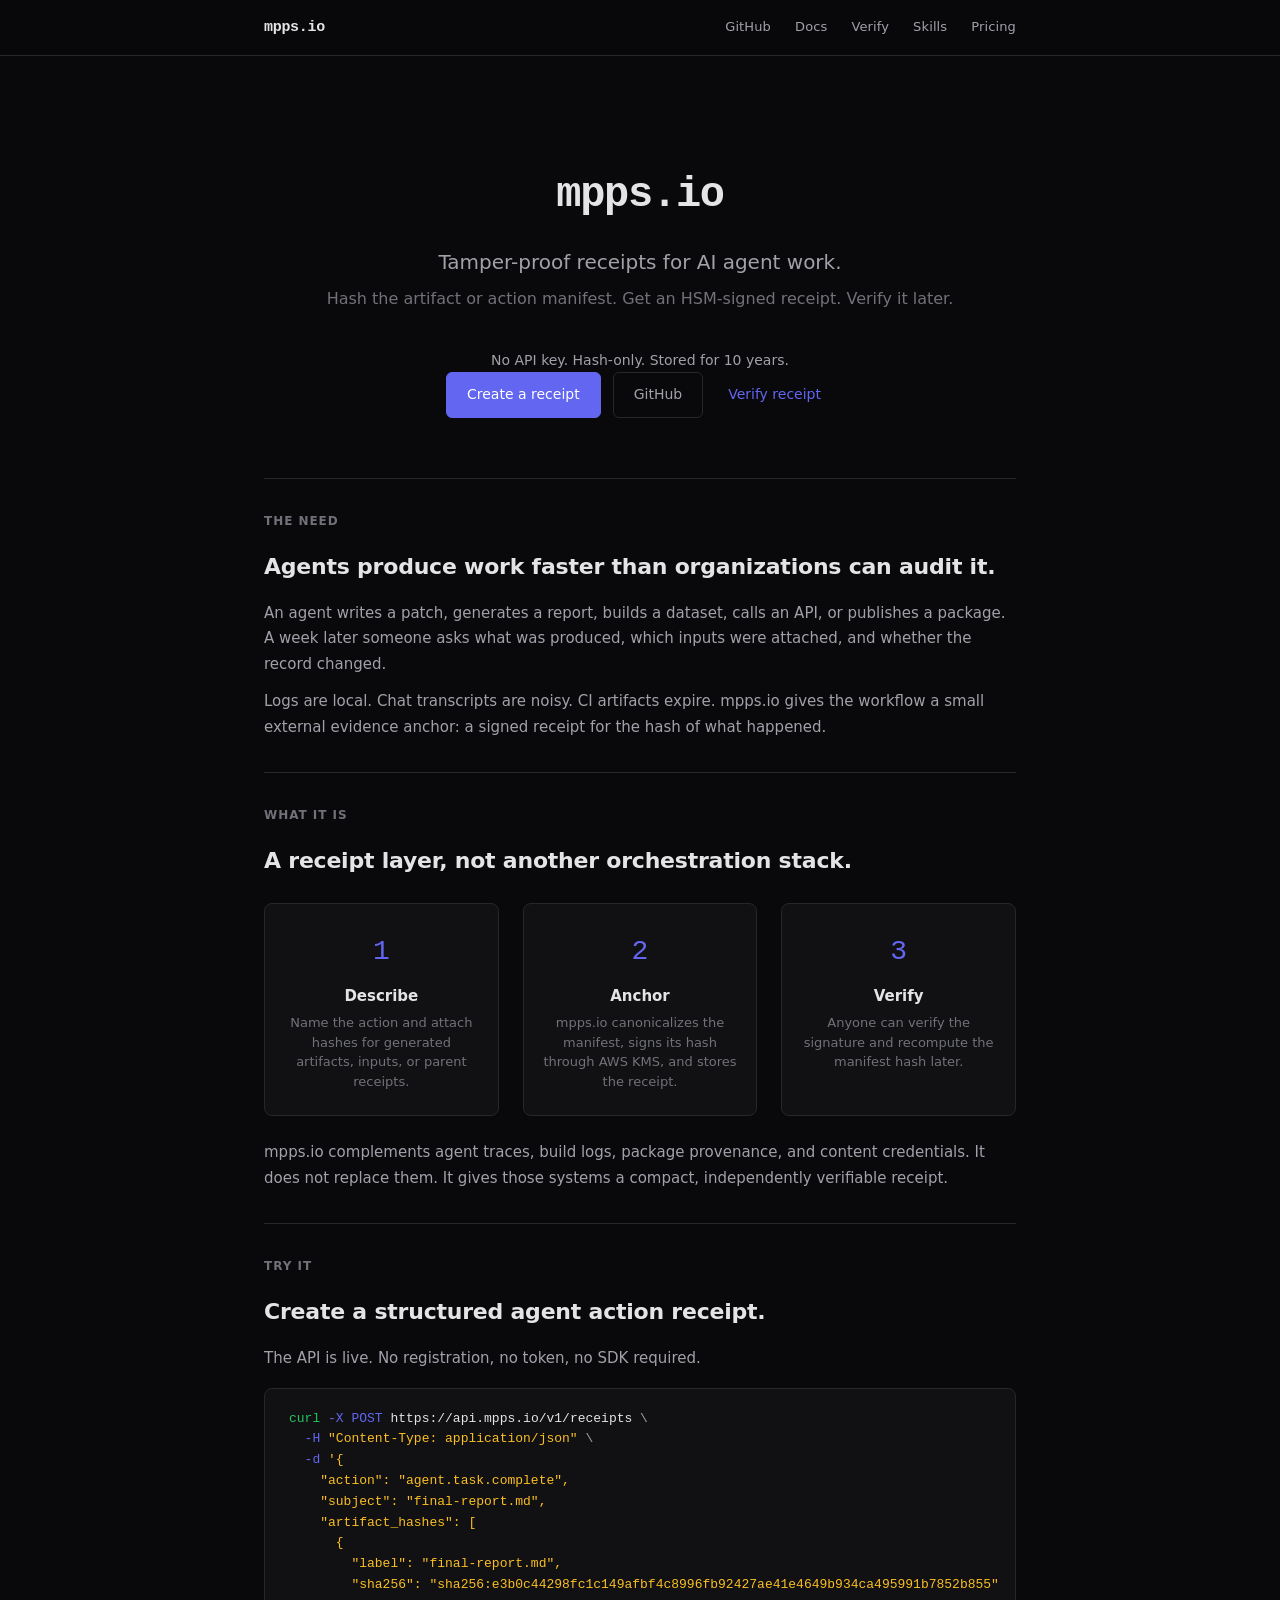
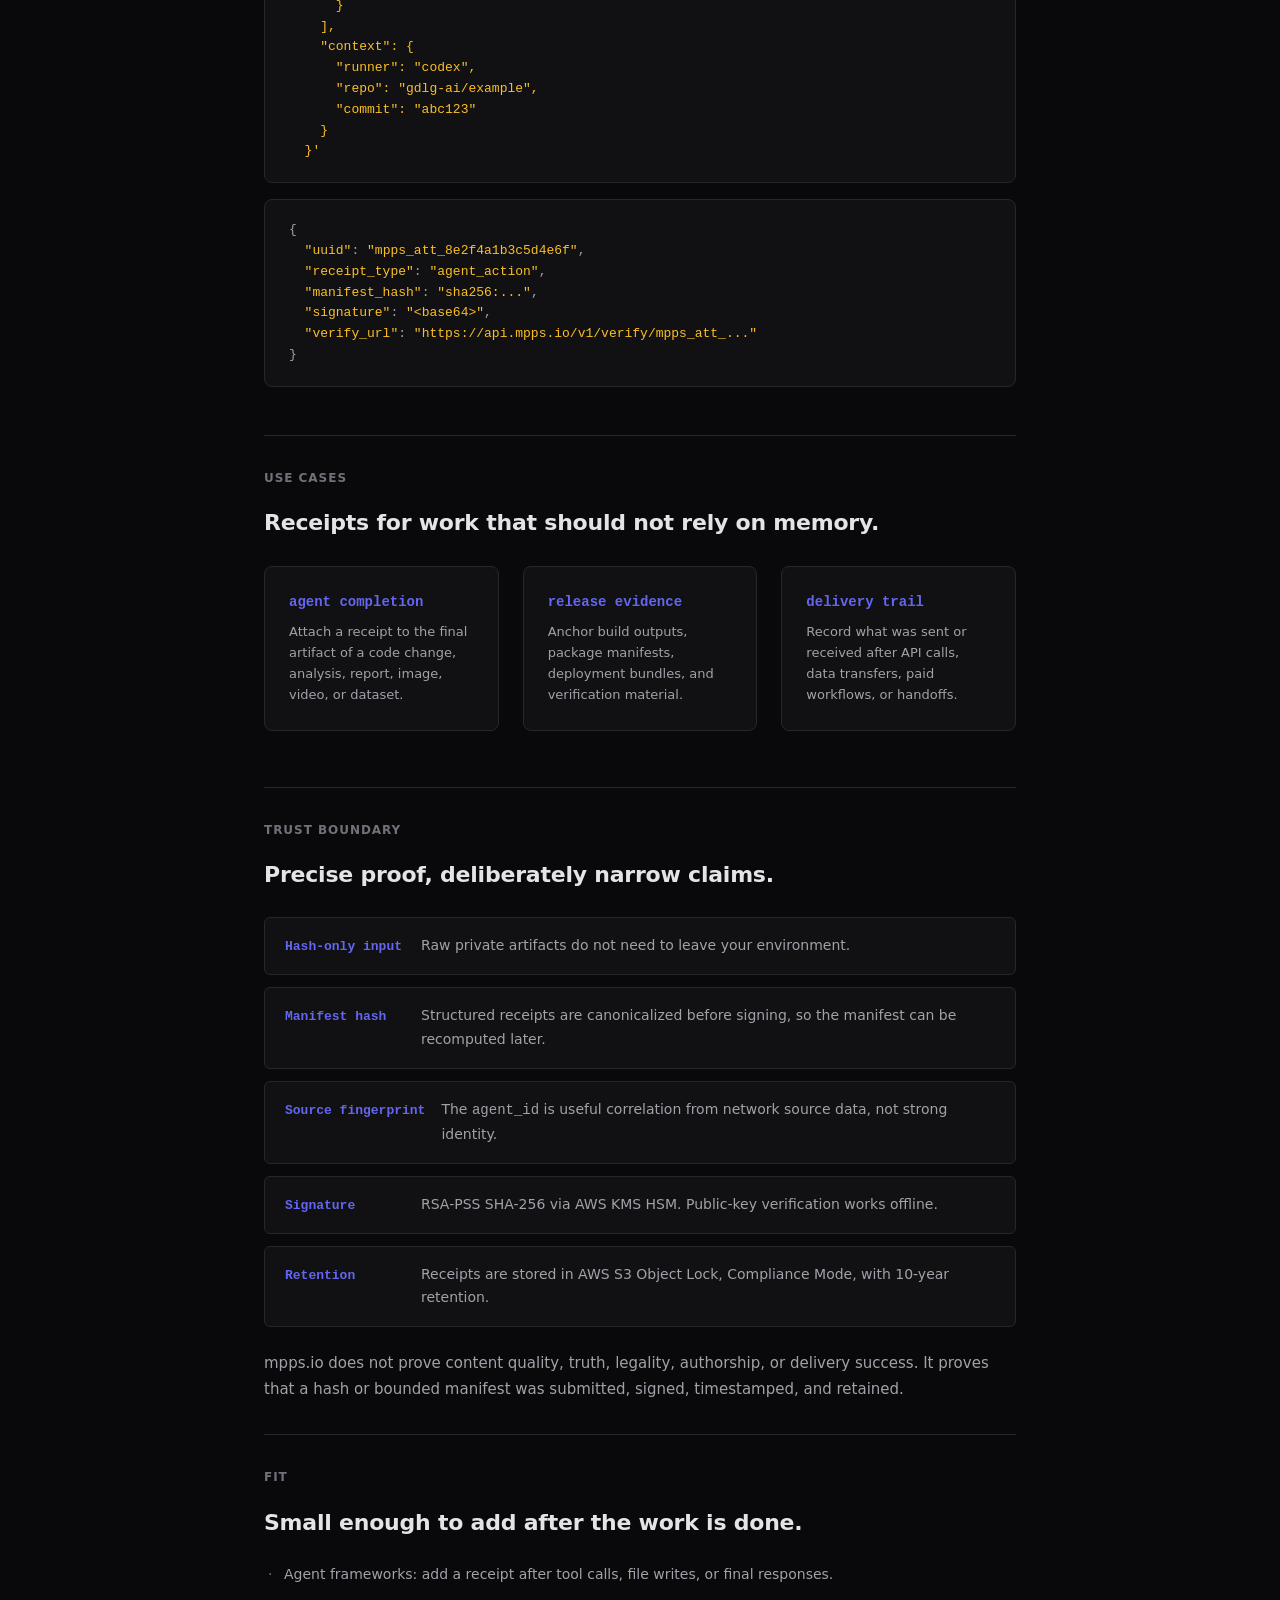
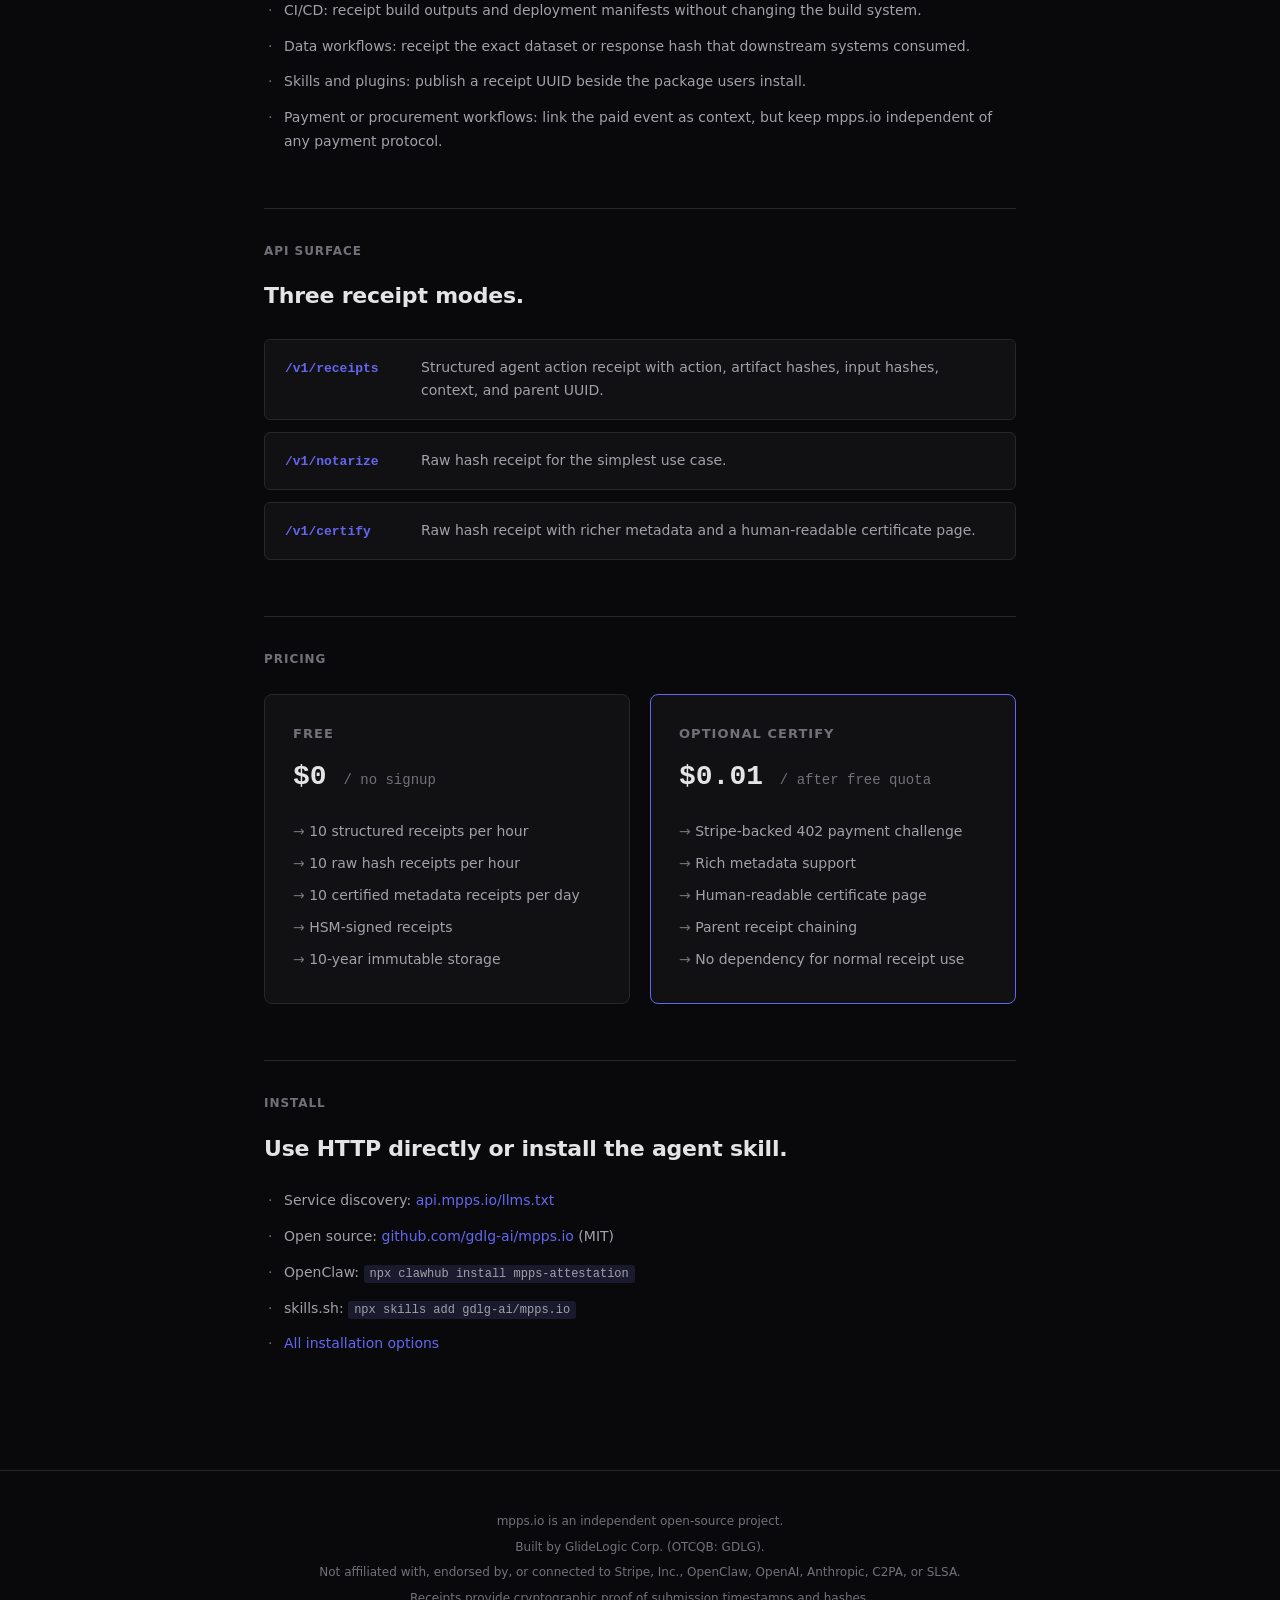
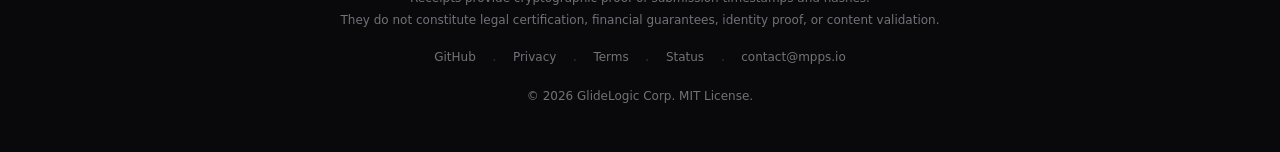
<file: website/index.html>
<!DOCTYPE html>
<html lang="en">
<head>
  <meta charset="UTF-8">
  <meta name="viewport" content="width=device-width, initial-scale=1.0">
  <title>mpps.io - Tamper-proof receipts for AI agent work</title>
  <meta name="description" content="Create HSM-signed, immutable receipts for AI agent actions, generated artifacts, workflow outputs, and delivery evidence. No API key. Hash-only. Independently verifiable.">
  <link rel="canonical" href="https://mpps.io/">
  <meta property="og:type" content="website">
  <meta property="og:url" content="https://mpps.io/">
  <meta property="og:title" content="mpps.io - Tamper-proof receipts for AI agent work">
  <meta property="og:description" content="Hash an artifact or action manifest. Get an HSM-signed receipt. Verify it later.">
  <meta property="og:site_name" content="mpps.io">
  <meta name="twitter:card" content="summary">
  <meta name="twitter:title" content="mpps.io - Agent action receipts">
  <meta name="twitter:description" content="HSM-signed receipts for AI agent work. No API key. Hash-only. Stored for 10 years.">
  <script type="application/ld+json">
  {
    "@context": "https://schema.org",
    "@type": "SoftwareApplication",
    "name": "mpps.io",
    "url": "https://mpps.io",
    "description": "HSM-signed, immutable receipts for AI agent actions, generated artifacts, workflow outputs, and delivery evidence.",
    "applicationCategory": "DeveloperApplication",
    "operatingSystem": "Any HTTP client",
    "offers": [
      {"@type": "Offer", "price": "0", "priceCurrency": "USD", "description": "Free tier: 10 receipts/hour and 10 certified receipts/day"},
      {"@type": "Offer", "price": "0.01", "priceCurrency": "USD", "description": "Optional certified receipt after free daily quota"}
    ],
    "author": {
      "@type": "Organization",
      "name": "GlideLogic Corp.",
      "url": "https://glidelogic.ai",
      "tickerSymbol": "GDLG"
    },
    "license": "https://opensource.org/licenses/MIT",
    "isAccessibleForFree": true,
    "keywords": "AI agent receipts, provenance, artifact hash, HSM, verification"
  }
  </script>
  <link rel="stylesheet" href="css/style.css">
  <link rel="icon" href="data:image/svg+xml,<svg xmlns='http://www.w3.org/2000/svg' viewBox='0 0 100 100'><text y='.9em' font-size='90'>&#x2B21;</text></svg>">
</head>
<body>

  <nav class="nav">
    <div class="nav-inner">
      <a href="/" class="nav-logo">mpps.io</a>
      <div class="nav-links">
        <a href="https://github.com/gdlg-ai/mpps.io" target="_blank">GitHub</a>
        <a href="https://github.com/gdlg-ai/mpps.io#readme" target="_blank">Docs</a>
        <a href="/verify.html">Verify</a>
        <a href="/skills.html">Skills</a>
        <a href="#pricing">Pricing</a>
      </div>
    </div>
  </nav>

  <div class="content">

    <section class="hero">
      <h1 class="hero-title">mpps.io</h1>
      <p class="hero-subtitle">Tamper-proof receipts for AI agent work.</p>
      <p class="hero-tagline">Hash the artifact or action manifest. Get an HSM-signed receipt. Verify it later.</p>
      <p style="color: var(--text-muted); font-size: 14px; margin-top: 0.5rem;">No API key. Hash-only. Stored for 10 years.</p>
      <div class="hero-actions">
        <a href="#try-it" class="btn btn-primary">Create a receipt</a>
        <a href="https://github.com/gdlg-ai/mpps.io" class="btn btn-secondary" target="_blank">GitHub</a>
        <a href="/verify.html" class="btn btn-ghost">Verify receipt</a>
      </div>
    </section>

    <section class="section">
      <div class="section-title">The Need</div>
      <h2>Agents produce work faster than organizations can audit it.</h2>
      <p>An agent writes a patch, generates a report, builds a dataset, calls an API, or publishes a package. A week later someone asks what was produced, which inputs were attached, and whether the record changed.</p>
      <p>Logs are local. Chat transcripts are noisy. CI artifacts expire. mpps.io gives the workflow a small external evidence anchor: a signed receipt for the hash of what happened.</p>
    </section>

    <section class="section">
      <div class="section-title">What It Is</div>
      <h2>A receipt layer, not another orchestration stack.</h2>
      <div class="steps">
        <div class="step">
          <div class="step-num">1</div>
          <div class="step-label">Describe</div>
          <div class="step-desc">Name the action and attach hashes for generated artifacts, inputs, or parent receipts.</div>
        </div>
        <div class="step">
          <div class="step-num">2</div>
          <div class="step-label">Anchor</div>
          <div class="step-desc">mpps.io canonicalizes the manifest, signs its hash through AWS KMS, and stores the receipt.</div>
        </div>
        <div class="step">
          <div class="step-num">3</div>
          <div class="step-label">Verify</div>
          <div class="step-desc">Anyone can verify the signature and recompute the manifest hash later.</div>
        </div>
      </div>
      <p>mpps.io complements agent traces, build logs, package provenance, and content credentials. It does not replace them. It gives those systems a compact, independently verifiable receipt.</p>
    </section>

    <section class="section" id="try-it">
      <div class="section-title">Try It</div>
      <h2>Create a structured agent action receipt.</h2>
      <p>The API is live. No registration, no token, no SDK required.</p>
      <div class="code-block">
<pre><span class="cmd">curl</span> <span class="flag">-X POST</span> <span class="url">https://api.mpps.io/v1/receipts</span> \
  <span class="flag">-H</span> <span class="string">"Content-Type: application/json"</span> \
  <span class="flag">-d</span> <span class="string">'{
    "action": "agent.task.complete",
    "subject": "final-report.md",
    "artifact_hashes": [
      {
        "label": "final-report.md",
        "sha256": "sha256:e3b0c44298fc1c149afbf4c8996fb92427ae41e4649b934ca495991b7852b855"
      }
    ],
    "context": {
      "runner": "codex",
      "repo": "gdlg-ai/example",
      "commit": "abc123"
    }
  }'</span></pre>
      </div>
      <div class="code-block">
<pre>{
  <span class="string">"uuid"</span>: <span class="string">"mpps_att_8e2f4a1b3c5d4e6f"</span>,
  <span class="string">"receipt_type"</span>: <span class="string">"agent_action"</span>,
  <span class="string">"manifest_hash"</span>: <span class="string">"sha256:..."</span>,
  <span class="string">"signature"</span>: <span class="string">"&lt;base64&gt;"</span>,
  <span class="string">"verify_url"</span>: <span class="string">"https://api.mpps.io/v1/verify/mpps_att_..."</span>
}</pre>
      </div>
    </section>

    <section class="section">
      <div class="section-title">Use Cases</div>
      <h2>Receipts for work that should not rely on memory.</h2>
      <div class="principles">
        <div class="principle">
          <div class="principle-name">agent completion</div>
          <p>Attach a receipt to the final artifact of a code change, analysis, report, image, video, or dataset.</p>
        </div>
        <div class="principle">
          <div class="principle-name">release evidence</div>
          <p>Anchor build outputs, package manifests, deployment bundles, and verification material.</p>
        </div>
        <div class="principle">
          <div class="principle-name">delivery trail</div>
          <p>Record what was sent or received after API calls, data transfers, paid workflows, or handoffs.</p>
        </div>
      </div>
    </section>

    <section class="section">
      <div class="section-title">Trust Boundary</div>
      <h2>Precise proof, deliberately narrow claims.</h2>
      <div class="trust-chain">
        <div class="trust-layer">
          <span class="trust-layer-name">Hash-only input</span>
          <span class="trust-layer-desc">Raw private artifacts do not need to leave your environment.</span>
        </div>
        <div class="trust-layer">
          <span class="trust-layer-name">Manifest hash</span>
          <span class="trust-layer-desc">Structured receipts are canonicalized before signing, so the manifest can be recomputed later.</span>
        </div>
        <div class="trust-layer">
          <span class="trust-layer-name">Source fingerprint</span>
          <span class="trust-layer-desc">The <code>agent_id</code> is useful correlation from network source data, not strong identity.</span>
        </div>
        <div class="trust-layer">
          <span class="trust-layer-name">Signature</span>
          <span class="trust-layer-desc">RSA-PSS SHA-256 via AWS KMS HSM. Public-key verification works offline.</span>
        </div>
        <div class="trust-layer">
          <span class="trust-layer-name">Retention</span>
          <span class="trust-layer-desc">Receipts are stored in AWS S3 Object Lock, Compliance Mode, with 10-year retention.</span>
        </div>
      </div>
      <p>mpps.io does not prove content quality, truth, legality, authorship, or delivery success. It proves that a hash or bounded manifest was submitted, signed, timestamped, and retained.</p>
    </section>

    <section class="section">
      <div class="section-title">Fit</div>
      <h2>Small enough to add after the work is done.</h2>
      <ul class="agent-features">
        <li>Agent frameworks: add a receipt after tool calls, file writes, or final responses.</li>
        <li>CI/CD: receipt build outputs and deployment manifests without changing the build system.</li>
        <li>Data workflows: receipt the exact dataset or response hash that downstream systems consumed.</li>
        <li>Skills and plugins: publish a receipt UUID beside the package users install.</li>
        <li>Payment or procurement workflows: link the paid event as context, but keep mpps.io independent of any payment protocol.</li>
      </ul>
    </section>

    <section class="section">
      <div class="section-title">API Surface</div>
      <h2>Three receipt modes.</h2>
      <div class="trust-chain">
        <div class="trust-layer">
          <span class="trust-layer-name">/v1/receipts</span>
          <span class="trust-layer-desc">Structured agent action receipt with action, artifact hashes, input hashes, context, and parent UUID.</span>
        </div>
        <div class="trust-layer">
          <span class="trust-layer-name">/v1/notarize</span>
          <span class="trust-layer-desc">Raw hash receipt for the simplest use case.</span>
        </div>
        <div class="trust-layer">
          <span class="trust-layer-name">/v1/certify</span>
          <span class="trust-layer-desc">Raw hash receipt with richer metadata and a human-readable certificate page.</span>
        </div>
      </div>
    </section>

    <section class="section" id="pricing">
      <div class="section-title">Pricing</div>
      <div class="pricing-grid">
        <div class="pricing-card">
          <div class="pricing-tier">Free</div>
          <div class="pricing-price">$0 <span>/ no signup</span></div>
          <ul class="pricing-features">
            <li>10 structured receipts per hour</li>
            <li>10 raw hash receipts per hour</li>
            <li>10 certified metadata receipts per day</li>
            <li>HSM-signed receipts</li>
            <li>10-year immutable storage</li>
          </ul>
        </div>
        <div class="pricing-card featured">
          <div class="pricing-tier">Optional Certify</div>
          <div class="pricing-price">$0.01 <span>/ after free quota</span></div>
          <ul class="pricing-features">
            <li>Stripe-backed 402 payment challenge</li>
            <li>Rich metadata support</li>
            <li>Human-readable certificate page</li>
            <li>Parent receipt chaining</li>
            <li>No dependency for normal receipt use</li>
          </ul>
        </div>
      </div>
    </section>

    <section class="section">
      <div class="section-title">Install</div>
      <h2>Use HTTP directly or install the agent skill.</h2>
      <ul class="agent-features">
        <li>Service discovery: <a href="https://api.mpps.io/llms.txt">api.mpps.io/llms.txt</a></li>
        <li>Open source: <a href="https://github.com/gdlg-ai/mpps.io" target="_blank">github.com/gdlg-ai/mpps.io</a> (MIT)</li>
        <li>OpenClaw: <code style="font-size:12px;background:#1a1a2e;padding:2px 6px;border-radius:3px;">npx clawhub install mpps-attestation</code></li>
        <li>skills.sh: <code style="font-size:12px;background:#1a1a2e;padding:2px 6px;border-radius:3px;">npx skills add gdlg-ai/mpps.io</code></li>
        <li><a href="/skills.html">All installation options</a></li>
      </ul>
    </section>

  </div>

  <footer class="footer">
    <div class="footer-inner">
      <p>mpps.io is an independent open-source project.</p>
      <p>Built by GlideLogic Corp. (OTCQB: GDLG).</p>
      <p>Not affiliated with, endorsed by, or connected to Stripe, Inc., OpenClaw, OpenAI, Anthropic, C2PA, or SLSA.</p>
      <p>Receipts provide cryptographic proof of submission timestamps and hashes.<br>They do not constitute legal certification, financial guarantees, identity proof, or content validation.</p>
      <div class="footer-links">
        <a href="https://github.com/gdlg-ai/mpps.io" target="_blank">GitHub</a>
        <span class="sep">·</span>
        <a href="/privacy.html">Privacy</a>
        <span class="sep">·</span>
        <a href="/terms.html">Terms</a>
        <span class="sep">·</span>
        <a href="https://api.mpps.io/v1/health" target="_blank">Status</a>
        <span class="sep">·</span>
        <a href="mailto:contact@mpps.io">contact@mpps.io</a>
      </div>
      <p class="copyright">© 2026 GlideLogic Corp. MIT License.</p>
    </div>
  </footer>

</body>
</html>
</file>
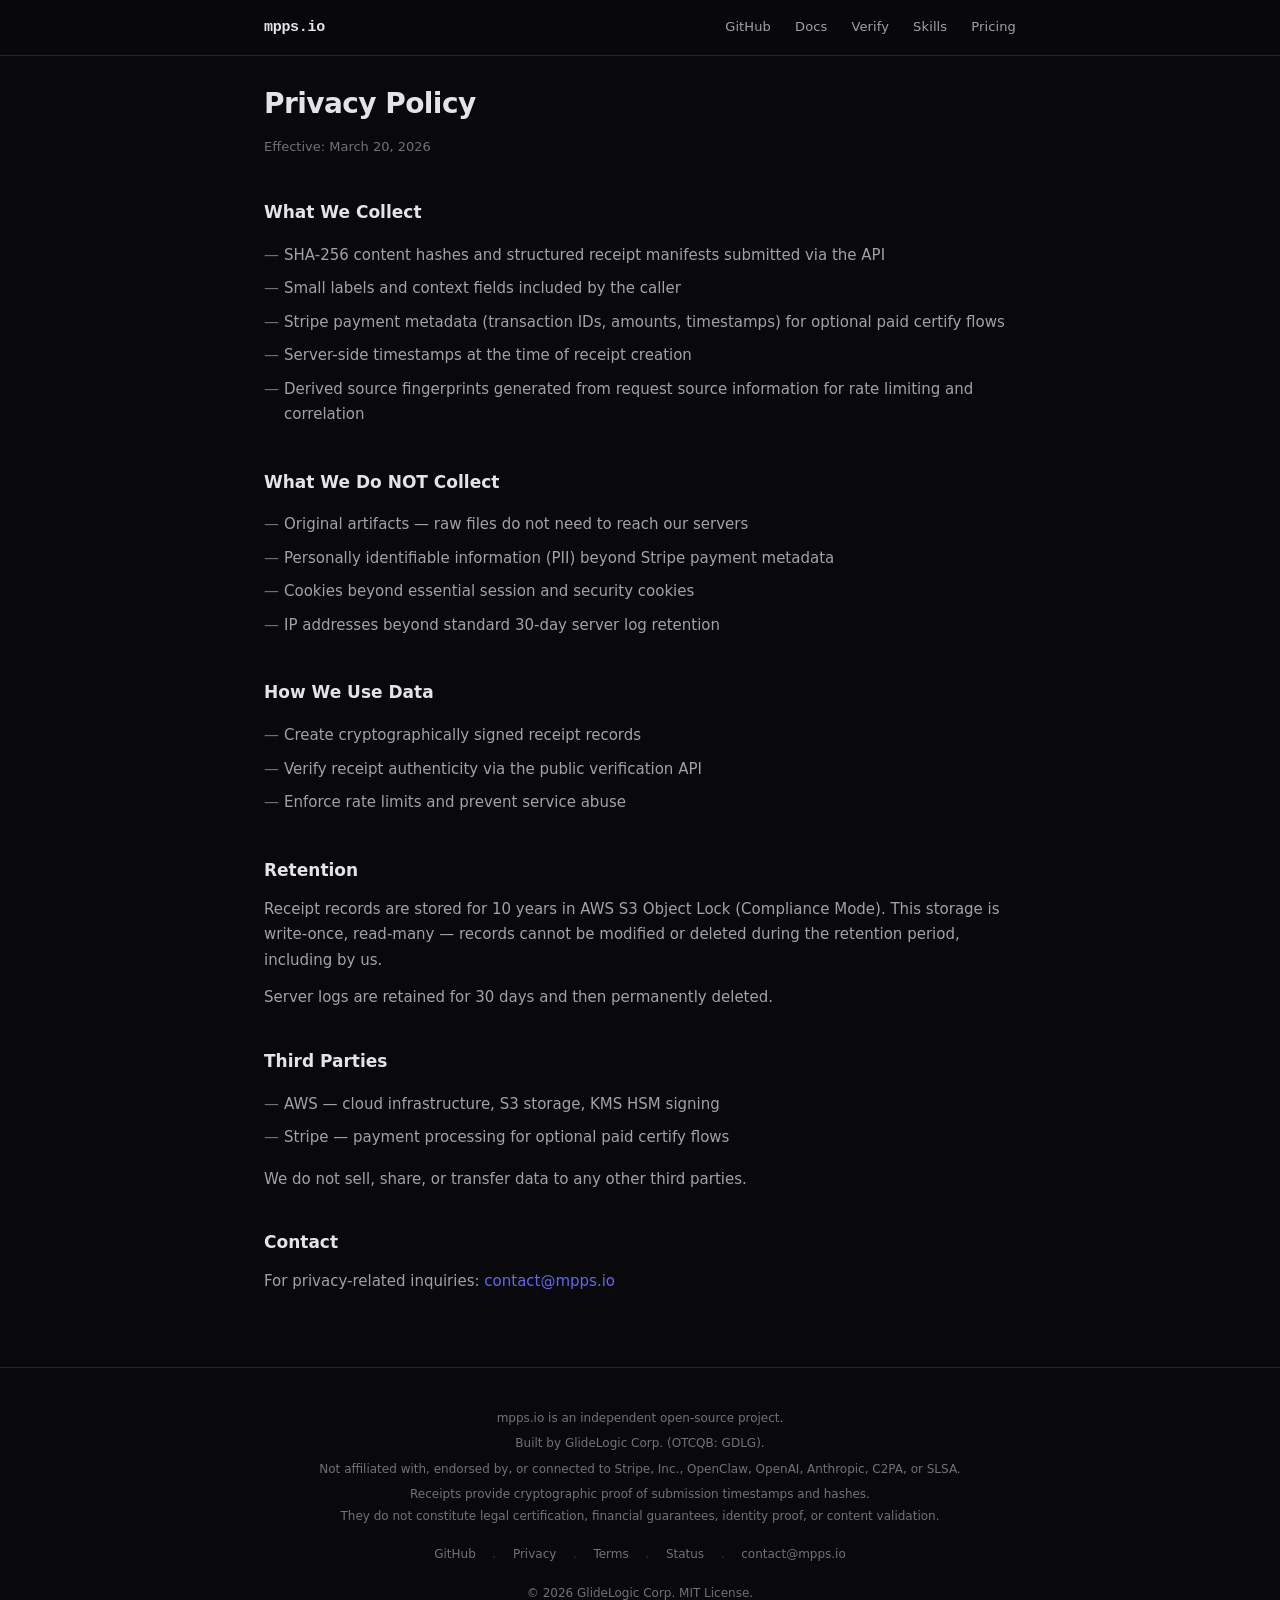
<file: website/privacy.html>
<!DOCTYPE html>
<html lang="en">
<head>
  <meta charset="UTF-8">
  <meta name="viewport" content="width=device-width, initial-scale=1.0">
  <title>Privacy Policy — mpps.io</title>
  <meta name="description" content="Privacy policy for mpps.io cryptographic receipt service.">
    <link rel="canonical" href="https://mpps.io/privacy">
  <meta property="og:type" content="website">
  <meta property="og:url" content="https://mpps.io/privacy">
  <meta property="og:title" content="Privacy Policy — mpps.io">
  <meta property="og:description" content="mpps.io privacy policy. We collect hashes and bounded receipt metadata, never original artifacts.">
  <meta property="og:site_name" content="mpps.io">
  <meta name="twitter:card" content="summary">
  <meta name="twitter:title" content="Privacy Policy — mpps.io">
  <meta name="twitter:description" content="mpps.io privacy policy. We collect hashes and bounded receipt metadata, never original artifacts.">
  <link rel="stylesheet" href="css/style.css">
  <link rel="icon" href="data:image/svg+xml,<svg xmlns='http://www.w3.org/2000/svg' viewBox='0 0 100 100'><text y='.9em' font-size='90'>&#x2B21;</text></svg>">
</head>
<body>

  <nav class="nav">
    <div class="nav-inner">
      <a href="/" class="nav-logo">mpps.io</a>
      <div class="nav-links">
        <a href="https://github.com/gdlg-ai/mpps.io" target="_blank">GitHub</a>
        <a href="https://github.com/gdlg-ai/mpps.io#readme" target="_blank">Docs</a>
        <a href="/verify.html">Verify</a>
        <a href="/skills.html">Skills</a>
        <a href="/#pricing">Pricing</a>
      </div>
    </div>
  </nav>

  <div class="legal-content">

    <h1>Privacy Policy</h1>
    <p class="effective">Effective: March 20, 2026</p>

    <h2>What We Collect</h2>
    <ul>
      <li>SHA-256 content hashes and structured receipt manifests submitted via the API</li>
      <li>Small labels and context fields included by the caller</li>
      <li>Stripe payment metadata (transaction IDs, amounts, timestamps) for optional paid certify flows</li>
      <li>Server-side timestamps at the time of receipt creation</li>
      <li>Derived source fingerprints generated from request source information for rate limiting and correlation</li>
    </ul>

    <h2>What We Do NOT Collect</h2>
    <ul>
      <li>Original artifacts — raw files do not need to reach our servers</li>
      <li>Personally identifiable information (PII) beyond Stripe payment metadata</li>
      <li>Cookies beyond essential session and security cookies</li>
      <li>IP addresses beyond standard 30-day server log retention</li>
    </ul>

    <h2>How We Use Data</h2>
    <ul>
      <li>Create cryptographically signed receipt records</li>
      <li>Verify receipt authenticity via the public verification API</li>
      <li>Enforce rate limits and prevent service abuse</li>
    </ul>

    <h2>Retention</h2>
    <p>Receipt records are stored for 10 years in AWS S3 Object Lock (Compliance Mode). This storage is write-once, read-many — records cannot be modified or deleted during the retention period, including by us.</p>
    <p>Server logs are retained for 30 days and then permanently deleted.</p>

    <h2>Third Parties</h2>
    <ul>
      <li>AWS — cloud infrastructure, S3 storage, KMS HSM signing</li>
      <li>Stripe — payment processing for optional paid certify flows</li>
    </ul>
    <p>We do not sell, share, or transfer data to any other third parties.</p>

    <h2>Contact</h2>
    <p>For privacy-related inquiries: <a href="mailto:contact@mpps.io">contact@mpps.io</a></p>

  </div>

  <footer class="footer">
    <div class="footer-inner">
      <p>mpps.io is an independent open-source project.</p>
      <p>Built by GlideLogic Corp. (OTCQB: GDLG).</p>
      <p>Not affiliated with, endorsed by, or connected to Stripe, Inc., OpenClaw, OpenAI, Anthropic, C2PA, or SLSA.</p>
      <p>Receipts provide cryptographic proof of submission timestamps and hashes.<br>They do not constitute legal certification, financial guarantees, identity proof, or content validation.</p>
      <div class="footer-links">
        <a href="https://github.com/gdlg-ai/mpps.io" target="_blank">GitHub</a>
        <span class="sep">·</span>
        <a href="/privacy.html">Privacy</a>
        <span class="sep">·</span>
        <a href="/terms.html">Terms</a>
        <span class="sep">·</span>
        <a href="https://api.mpps.io/v1/health" target="_blank">Status</a>
        <span class="sep">·</span>
        <a href="mailto:contact@mpps.io">contact@mpps.io</a>
      </div>
      <p class="copyright">© 2026 GlideLogic Corp. MIT License.</p>
    </div>
  </footer>

</body>
</html>
</file>
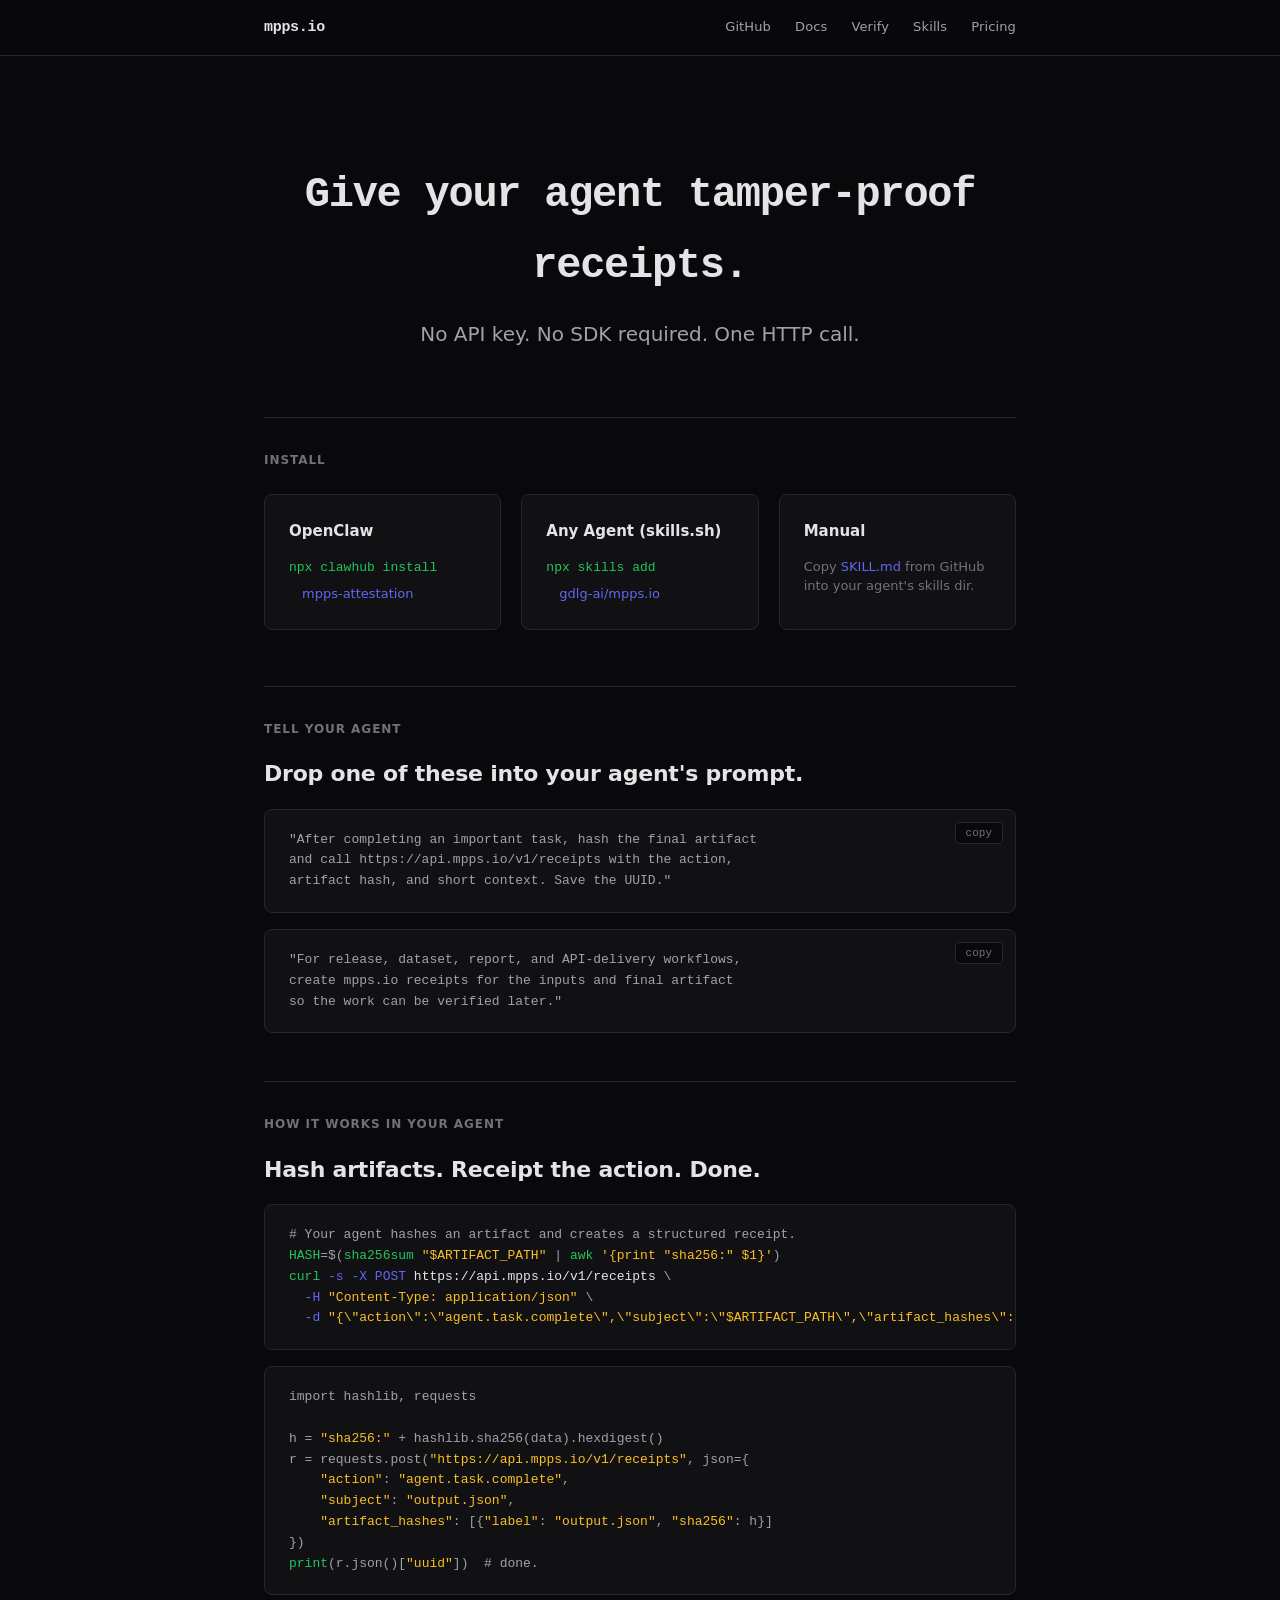
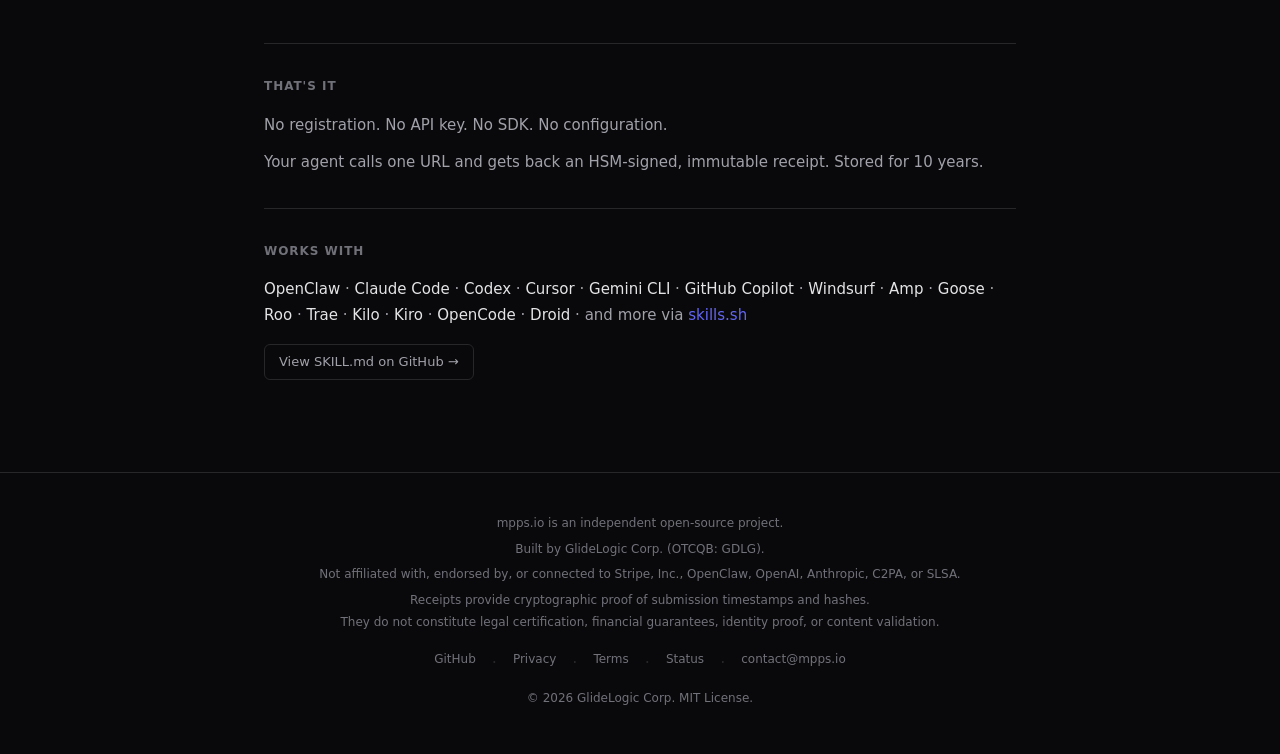
<file: website/skills.html>
<!DOCTYPE html>
<html lang="en">
<head>
  <meta charset="UTF-8">
  <meta name="viewport" content="width=device-width, initial-scale=1.0">
  <title>Skills — mpps.io</title>
  <meta name="description" content="Give your agent tamper-proof receipts. Install the mpps-attestation skill for any AI agent. No API key. One HTTP call.">
    <link rel="canonical" href="https://mpps.io/skills">
  <meta property="og:type" content="website">
  <meta property="og:url" content="https://mpps.io/skills">
  <meta property="og:title" content="Skills — mpps.io">
  <meta property="og:description" content="Install mpps.io receipt skill for OpenClaw, Claude Code, Cursor, and 17+ agents. No API key. One HTTP call.">
  <meta property="og:site_name" content="mpps.io">
  <meta name="twitter:card" content="summary">
  <meta name="twitter:title" content="Skills — mpps.io">
  <meta name="twitter:description" content="Install mpps.io receipt skill for OpenClaw, Claude Code, Cursor, and 17+ agents. No API key. One HTTP call.">
  <link rel="stylesheet" href="css/style.css">
  <link rel="icon" href="data:image/svg+xml,<svg xmlns='http://www.w3.org/2000/svg' viewBox='0 0 100 100'><text y='.9em' font-size='90'>&#x2B21;</text></svg>">
  <style>
    .install-grid {
      display: grid;
      grid-template-columns: repeat(3, 1fr);
      gap: 20px;
      margin: 24px 0;
    }
    .install-card {
      padding: 24px;
      border: 1px solid var(--border);
      border-radius: 8px;
      background: var(--bg-raised);
    }
    .install-card h3 {
      font-size: 15px;
      font-weight: 600;
      color: var(--text);
      margin-bottom: 12px;
    }
    .install-card code {
      display: block;
      font-size: 13px;
      color: var(--green);
      margin-bottom: 4px;
    }
    .install-card .install-pkg {
      font-size: 13px;
      color: var(--accent);
      padding-left: 1em;
    }
    .install-card p {
      font-size: 13px;
      color: var(--text-dim);
      margin-top: 8px;
      line-height: 1.5;
    }
    .prompt-block {
      background: var(--bg-raised);
      border: 1px solid var(--border);
      border-radius: 8px;
      padding: 20px 24px;
      margin: 16px 0;
      position: relative;
    }
    .prompt-block pre {
      font-family: var(--mono);
      font-size: 13px;
      line-height: 1.6;
      color: var(--text-muted);
      white-space: pre-wrap;
      word-wrap: break-word;
    }
    .prompt-block .copy-btn {
      position: absolute;
      top: 12px;
      right: 12px;
      padding: 4px 10px;
      font-size: 11px;
      font-family: var(--mono);
      color: var(--text-dim);
      background: var(--bg);
      border: 1px solid var(--border);
      border-radius: 4px;
      cursor: pointer;
      transition: all 0.15s;
    }
    .prompt-block .copy-btn:hover {
      color: var(--text);
      border-color: var(--border-light);
    }
    .works-with {
      font-size: 15px;
      color: var(--text-muted);
      line-height: 1.8;
    }
    .works-with span {
      color: var(--text);
      font-weight: 500;
    }
    @media (max-width: 680px) {
      .install-grid {
        grid-template-columns: 1fr;
      }
    }
  </style>
</head>
<body>

  <nav class="nav">
    <div class="nav-inner">
      <a href="/" class="nav-logo">mpps.io</a>
      <div class="nav-links">
        <a href="https://github.com/gdlg-ai/mpps.io" target="_blank">GitHub</a>
        <a href="https://github.com/gdlg-ai/mpps.io#readme" target="_blank">Docs</a>
        <a href="/verify.html">Verify</a>
        <a href="/skills.html">Skills</a>
        <a href="/#pricing">Pricing</a>
      </div>
    </div>
  </nav>

  <div class="content">

    <!-- Hero -->
    <section class="hero">
      <h1 class="hero-title">Give your agent tamper-proof receipts.</h1>
      <p class="hero-subtitle">No API key. No SDK required. One HTTP call.</p>
    </section>

    <!-- Install -->
    <section class="section">
      <div class="section-title">Install</div>
      <div class="install-grid">
        <div class="install-card">
          <h3>OpenClaw</h3>
          <code>npx clawhub install</code>
          <div class="install-pkg">mpps-attestation</div>
        </div>
        <div class="install-card">
          <h3>Any Agent (skills.sh)</h3>
          <code>npx skills add</code>
          <div class="install-pkg">gdlg-ai/mpps.io</div>
        </div>
        <div class="install-card">
          <h3>Manual</h3>
          <p>Copy <a href="https://github.com/gdlg-ai/mpps.io/blob/main/skills/mpps-attestation/SKILL.md" target="_blank" style="color: var(--accent);">SKILL.md</a> from GitHub<br>into your agent's skills dir.</p>
        </div>
      </div>
    </section>

    <!-- Tell Your Agent -->
    <section class="section">
      <div class="section-title">Tell Your Agent</div>
      <h2>Drop one of these into your agent's prompt.</h2>

      <div class="prompt-block">
        <button class="copy-btn" onclick="copyBlock(this)">copy</button>
<pre>"After completing an important task, hash the final artifact
and call https://api.mpps.io/v1/receipts with the action,
artifact hash, and short context. Save the UUID."</pre>
      </div>

      <div class="prompt-block">
        <button class="copy-btn" onclick="copyBlock(this)">copy</button>
<pre>"For release, dataset, report, and API-delivery workflows,
create mpps.io receipts for the inputs and final artifact
so the work can be verified later."</pre>
      </div>
    </section>

    <!-- How It Works -->
    <section class="section">
      <div class="section-title">How It Works in Your Agent</div>
      <h2>Hash artifacts. Receipt the action. Done.</h2>

      <div class="code-block">
<pre><span class="comment"># Your agent hashes an artifact and creates a structured receipt.</span>
<span class="cmd">HASH</span>=$(<span class="cmd">sha256sum</span> <span class="string">"$ARTIFACT_PATH"</span> | <span class="cmd">awk</span> <span class="string">'{print "sha256:" $1}'</span>)
<span class="cmd">curl</span> <span class="flag">-s -X POST</span> <span class="url">https://api.mpps.io/v1/receipts</span> \
  <span class="flag">-H</span> <span class="string">"Content-Type: application/json"</span> \
  <span class="flag">-d</span> <span class="string">"{\"action\":\"agent.task.complete\",\"subject\":\"$ARTIFACT_PATH\",\"artifact_hashes\":[{\"label\":\"$ARTIFACT_PATH\",\"sha256\":\"$HASH\"}]}"</span></pre>
      </div>

      <div class="code-block">
<pre><span class="kw">import</span> hashlib, requests

h = <span class="string">"sha256:"</span> + hashlib.sha256(data).hexdigest()
r = requests.post(<span class="string">"https://api.mpps.io/v1/receipts"</span>, json={
    <span class="string">"action"</span>: <span class="string">"agent.task.complete"</span>,
    <span class="string">"subject"</span>: <span class="string">"output.json"</span>,
    <span class="string">"artifact_hashes"</span>: [{<span class="string">"label"</span>: <span class="string">"output.json"</span>, <span class="string">"sha256"</span>: h}]
})
<span class="cmd">print</span>(r.json()[<span class="string">"uuid"</span>])  <span class="comment"># done.</span></pre>
      </div>
    </section>

    <!-- That's It -->
    <section class="section">
      <div class="section-title">That's It</div>
      <p>No registration. No API key. No SDK. No configuration.</p>
      <p>Your agent calls one URL and gets back an HSM-signed, immutable receipt. Stored for 10 years.</p>
    </section>

    <!-- Works With -->
    <section class="section">
      <div class="section-title">Works With</div>
      <p class="works-with">
        <span>OpenClaw</span> &middot;
        <span>Claude Code</span> &middot;
        <span>Codex</span> &middot;
        <span>Cursor</span> &middot;
        <span>Gemini CLI</span> &middot;
        <span>GitHub Copilot</span> &middot;
        <span>Windsurf</span> &middot;
        <span>Amp</span> &middot;
        <span>Goose</span> &middot;
        <span>Roo</span> &middot;
        <span>Trae</span> &middot;
        <span>Kilo</span> &middot;
        <span>Kiro</span> &middot;
        <span>OpenCode</span> &middot;
        <span>Droid</span> &middot;
        and more via <a href="https://skills.sh" target="_blank">skills.sh</a>
      </p>
      <p style="margin-top: 16px;"><a href="https://github.com/gdlg-ai/mpps.io/blob/main/skills/mpps-attestation/SKILL.md" target="_blank" class="btn btn-secondary btn-sm">View SKILL.md on GitHub &rarr;</a></p>
    </section>

  </div>

  <!-- Footer -->
  <footer class="footer">
    <div class="footer-inner">
      <p>mpps.io is an independent open-source project.</p>
      <p>Built by GlideLogic Corp. (OTCQB: GDLG).</p>
      <p>Not affiliated with, endorsed by, or connected to Stripe, Inc., OpenClaw, OpenAI, Anthropic, C2PA, or SLSA.</p>
      <p>Receipts provide cryptographic proof of submission timestamps and hashes.<br>They do not constitute legal certification, financial guarantees, identity proof, or content validation.</p>
      <div class="footer-links">
        <a href="https://github.com/gdlg-ai/mpps.io" target="_blank">GitHub</a>
        <span class="sep">&middot;</span>
        <a href="/privacy.html">Privacy</a>
        <span class="sep">&middot;</span>
        <a href="/terms.html">Terms</a>
        <span class="sep">&middot;</span>
        <a href="https://api.mpps.io/v1/health" target="_blank">Status</a>
        <span class="sep">&middot;</span>
        <a href="mailto:contact@mpps.io">contact@mpps.io</a>
      </div>
      <p class="copyright">&copy; 2026 GlideLogic Corp. MIT License.</p>
    </div>
  </footer>

  <script>
    function copyBlock(btn) {
      var text = btn.parentElement.querySelector('pre').textContent;
      navigator.clipboard.writeText(text).then(function() {
        btn.textContent = 'copied';
        setTimeout(function() { btn.textContent = 'copy'; }, 1500);
      });
    }
  </script>

</body>
</html>
</file>
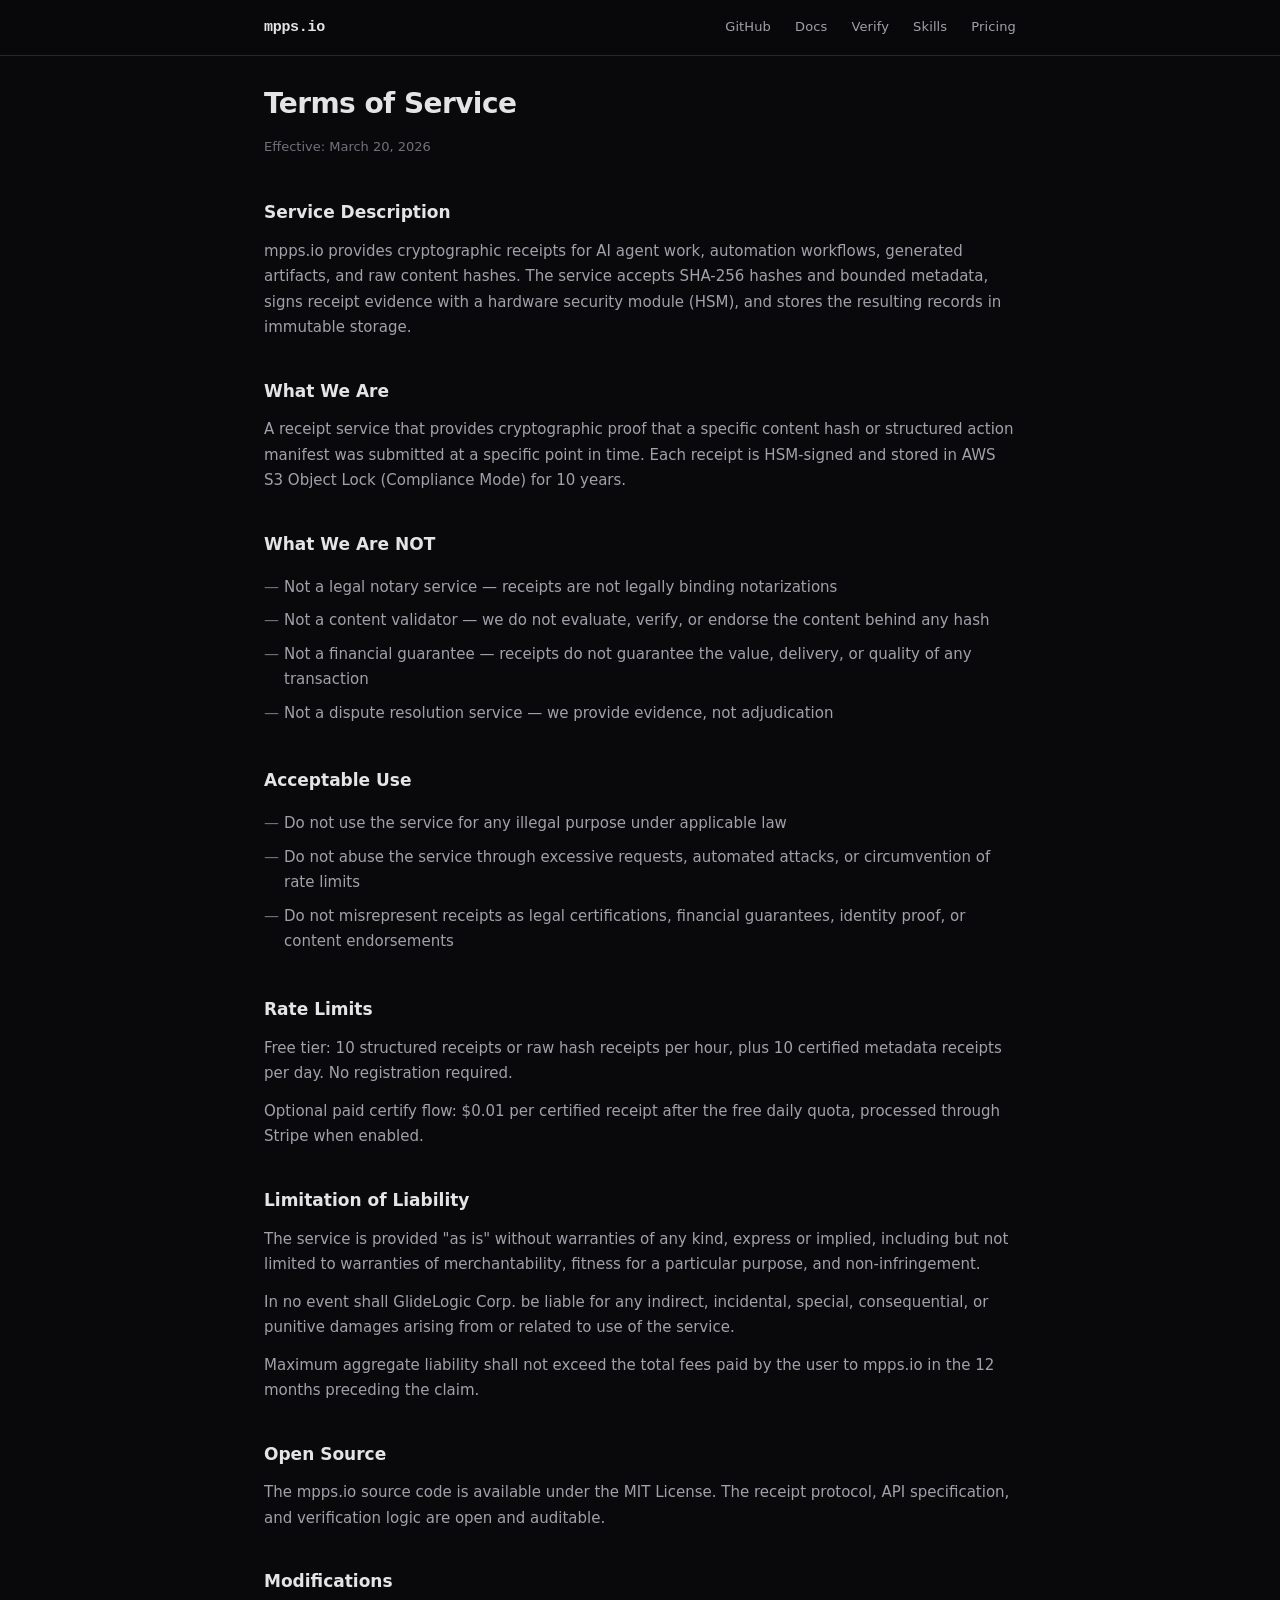
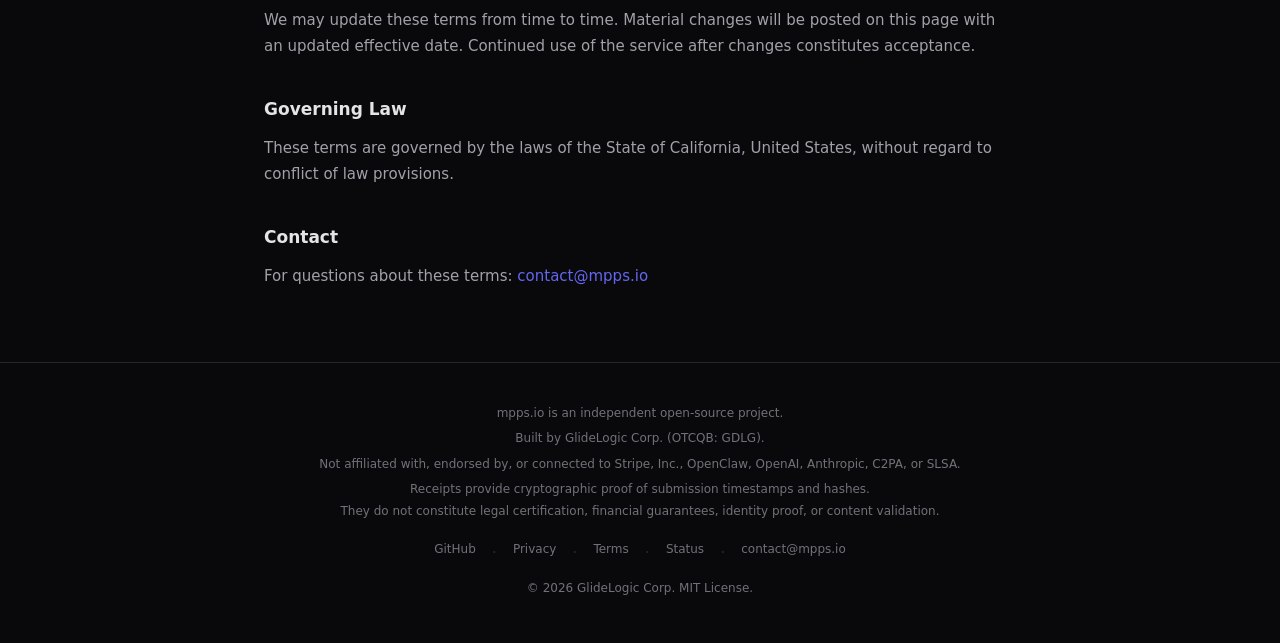
<file: website/terms.html>
<!DOCTYPE html>
<html lang="en">
<head>
  <meta charset="UTF-8">
  <meta name="viewport" content="width=device-width, initial-scale=1.0">
  <title>Terms of Service — mpps.io</title>
  <meta name="description" content="Terms of service for mpps.io cryptographic receipt service.">
    <link rel="canonical" href="https://mpps.io/terms">
  <meta property="og:type" content="website">
  <meta property="og:url" content="https://mpps.io/terms">
  <meta property="og:title" content="Terms of Service — mpps.io">
  <meta property="og:description" content="mpps.io terms of service. Cryptographic receipts, not legal certification.">
  <meta property="og:site_name" content="mpps.io">
  <meta name="twitter:card" content="summary">
  <meta name="twitter:title" content="Terms of Service — mpps.io">
  <meta name="twitter:description" content="mpps.io terms of service. Cryptographic receipts, not legal certification.">
  <link rel="stylesheet" href="css/style.css">
  <link rel="icon" href="data:image/svg+xml,<svg xmlns='http://www.w3.org/2000/svg' viewBox='0 0 100 100'><text y='.9em' font-size='90'>&#x2B21;</text></svg>">
</head>
<body>

  <nav class="nav">
    <div class="nav-inner">
      <a href="/" class="nav-logo">mpps.io</a>
      <div class="nav-links">
        <a href="https://github.com/gdlg-ai/mpps.io" target="_blank">GitHub</a>
        <a href="https://github.com/gdlg-ai/mpps.io#readme" target="_blank">Docs</a>
        <a href="/verify.html">Verify</a>
        <a href="/skills.html">Skills</a>
        <a href="/#pricing">Pricing</a>
      </div>
    </div>
  </nav>

  <div class="legal-content">

    <h1>Terms of Service</h1>
    <p class="effective">Effective: March 20, 2026</p>

    <h2>Service Description</h2>
    <p>mpps.io provides cryptographic receipts for AI agent work, automation workflows, generated artifacts, and raw content hashes. The service accepts SHA-256 hashes and bounded metadata, signs receipt evidence with a hardware security module (HSM), and stores the resulting records in immutable storage.</p>

    <h2>What We Are</h2>
    <p>A receipt service that provides cryptographic proof that a specific content hash or structured action manifest was submitted at a specific point in time. Each receipt is HSM-signed and stored in AWS S3 Object Lock (Compliance Mode) for 10 years.</p>

    <h2>What We Are NOT</h2>
    <ul>
      <li>Not a legal notary service — receipts are not legally binding notarizations</li>
      <li>Not a content validator — we do not evaluate, verify, or endorse the content behind any hash</li>
      <li>Not a financial guarantee — receipts do not guarantee the value, delivery, or quality of any transaction</li>
      <li>Not a dispute resolution service — we provide evidence, not adjudication</li>
    </ul>

    <h2>Acceptable Use</h2>
    <ul>
      <li>Do not use the service for any illegal purpose under applicable law</li>
      <li>Do not abuse the service through excessive requests, automated attacks, or circumvention of rate limits</li>
      <li>Do not misrepresent receipts as legal certifications, financial guarantees, identity proof, or content endorsements</li>
    </ul>

    <h2>Rate Limits</h2>
    <p>Free tier: 10 structured receipts or raw hash receipts per hour, plus 10 certified metadata receipts per day. No registration required.</p>
    <p>Optional paid certify flow: $0.01 per certified receipt after the free daily quota, processed through Stripe when enabled.</p>

    <h2>Limitation of Liability</h2>
    <p>The service is provided "as is" without warranties of any kind, express or implied, including but not limited to warranties of merchantability, fitness for a particular purpose, and non-infringement.</p>
    <p>In no event shall GlideLogic Corp. be liable for any indirect, incidental, special, consequential, or punitive damages arising from or related to use of the service.</p>
    <p>Maximum aggregate liability shall not exceed the total fees paid by the user to mpps.io in the 12 months preceding the claim.</p>

    <h2>Open Source</h2>
    <p>The mpps.io source code is available under the MIT License. The receipt protocol, API specification, and verification logic are open and auditable.</p>

    <h2>Modifications</h2>
    <p>We may update these terms from time to time. Material changes will be posted on this page with an updated effective date. Continued use of the service after changes constitutes acceptance.</p>

    <h2>Governing Law</h2>
    <p>These terms are governed by the laws of the State of California, United States, without regard to conflict of law provisions.</p>

    <h2>Contact</h2>
    <p>For questions about these terms: <a href="mailto:contact@mpps.io">contact@mpps.io</a></p>

  </div>

  <footer class="footer">
    <div class="footer-inner">
      <p>mpps.io is an independent open-source project.</p>
      <p>Built by GlideLogic Corp. (OTCQB: GDLG).</p>
      <p>Not affiliated with, endorsed by, or connected to Stripe, Inc., OpenClaw, OpenAI, Anthropic, C2PA, or SLSA.</p>
      <p>Receipts provide cryptographic proof of submission timestamps and hashes.<br>They do not constitute legal certification, financial guarantees, identity proof, or content validation.</p>
      <div class="footer-links">
        <a href="https://github.com/gdlg-ai/mpps.io" target="_blank">GitHub</a>
        <span class="sep">·</span>
        <a href="/privacy.html">Privacy</a>
        <span class="sep">·</span>
        <a href="/terms.html">Terms</a>
        <span class="sep">·</span>
        <a href="https://api.mpps.io/v1/health" target="_blank">Status</a>
        <span class="sep">·</span>
        <a href="mailto:contact@mpps.io">contact@mpps.io</a>
      </div>
      <p class="copyright">© 2026 GlideLogic Corp. MIT License.</p>
    </div>
  </footer>

</body>
</html>
</file>
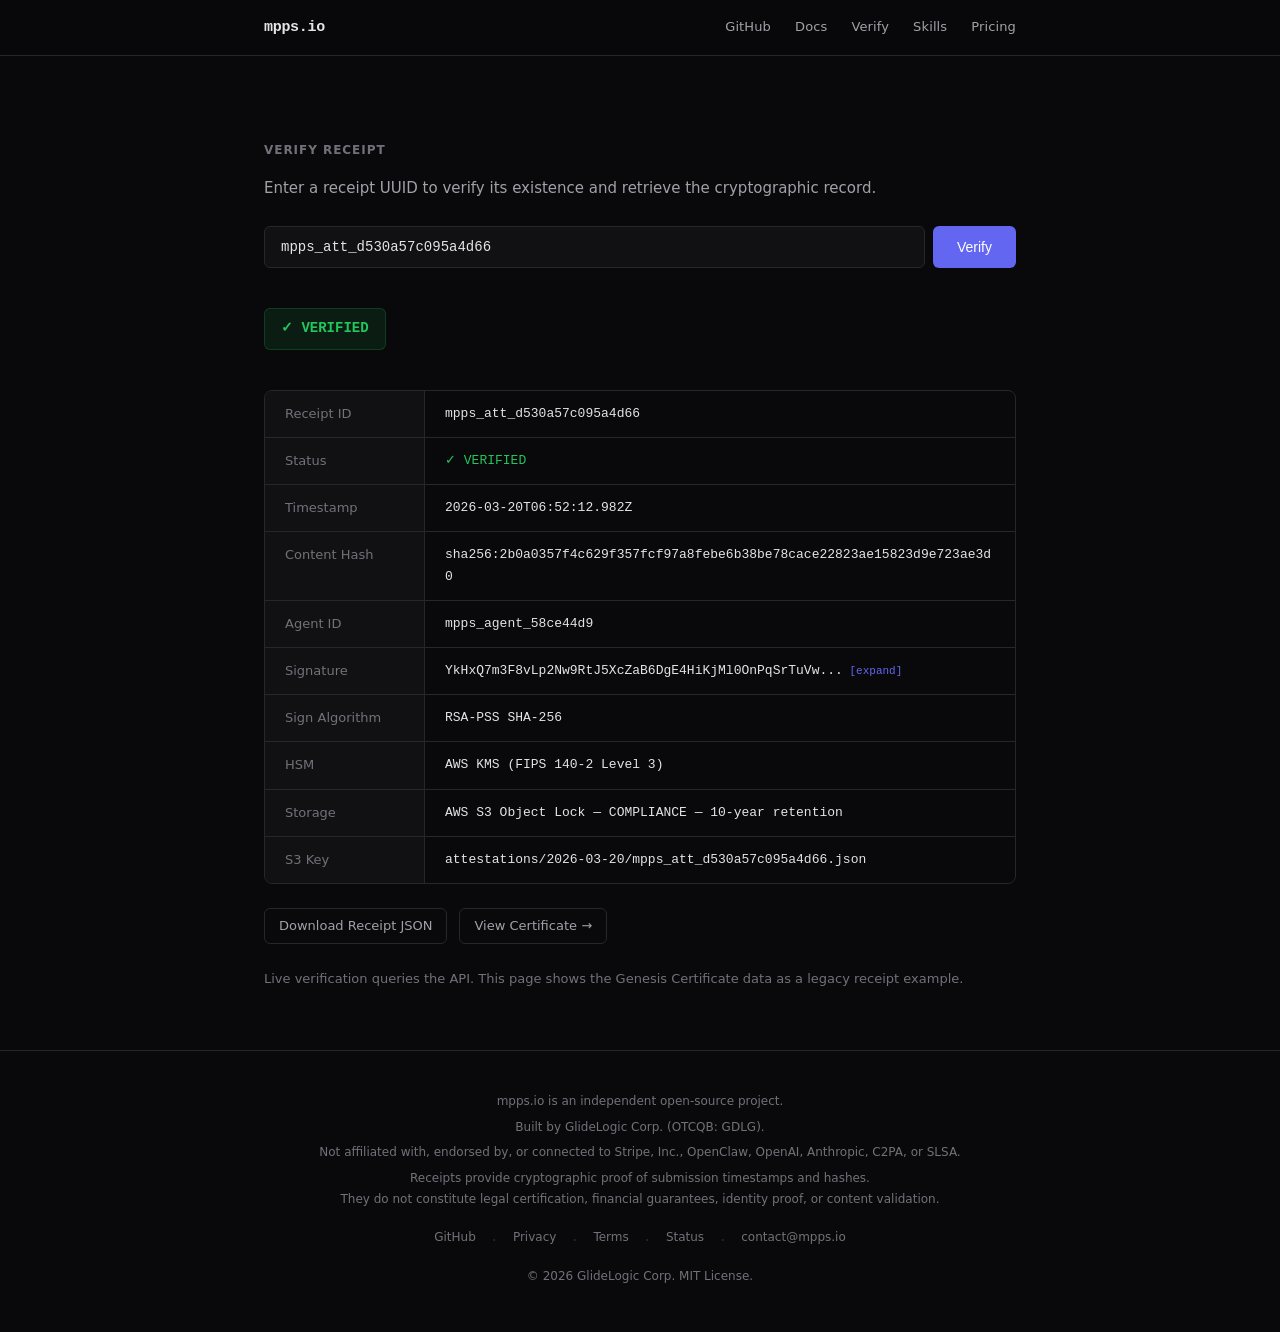
<file: website/verify.html>
<!DOCTYPE html>
<html lang="en">
<head>
  <meta charset="UTF-8">
  <meta name="viewport" content="width=device-width, initial-scale=1.0">
  <title>Verify Receipt - mpps.io</title>
  <meta name="description" content="Verify any mpps.io receipt independently. Enter a UUID to retrieve cryptographic proof.">
    <link rel="canonical" href="https://mpps.io/verify">
  <meta property="og:type" content="website">
  <meta property="og:url" content="https://mpps.io/verify">
  <meta property="og:title" content="Verify Receipt - mpps.io">
  <meta property="og:description" content="Verify any mpps.io receipt by UUID. Independent, cryptographic proof.">
  <meta property="og:site_name" content="mpps.io">
  <meta name="twitter:card" content="summary">
  <meta name="twitter:title" content="Verify Receipt - mpps.io">
  <meta name="twitter:description" content="Verify any mpps.io receipt by UUID. Independent, cryptographic proof.">
  <link rel="stylesheet" href="css/style.css">
  <link rel="icon" href="data:image/svg+xml,<svg xmlns='http://www.w3.org/2000/svg' viewBox='0 0 100 100'><text y='.9em' font-size='90'>&#x2B21;</text></svg>">
</head>
<body>

  <nav class="nav">
    <div class="nav-inner">
      <a href="/" class="nav-logo">mpps.io</a>
      <div class="nav-links">
        <a href="https://github.com/gdlg-ai/mpps.io" target="_blank">GitHub</a>
        <a href="https://github.com/gdlg-ai/mpps.io#readme" target="_blank">Docs</a>
        <a href="/verify.html">Verify</a>
        <a href="/skills.html">Skills</a>
        <a href="/#pricing">Pricing</a>
      </div>
    </div>
  </nav>

  <div class="content">

    <section style="padding-top: 60px;">
      <div class="section-title">Verify Receipt</div>
      <p style="margin-bottom: 24px; color: var(--text-muted); font-size: 15px;">Enter a receipt UUID to verify its existence and retrieve the cryptographic record.</p>

      <div class="verify-search">
        <input type="text" id="uuid-input" placeholder="mpps_att_d530a57c095a4d66" value="mpps_att_d530a57c095a4d66">
        <button onclick="verifyAttestation()">Verify</button>
      </div>

      <div class="verify-status verified" id="verify-status">&#x2713; VERIFIED</div>

      <div class="data-table" id="attestation-data">
        <div class="data-row">
          <div class="data-label">Receipt ID</div>
          <div class="data-value">mpps_att_d530a57c095a4d66</div>
        </div>
        <div class="data-row">
          <div class="data-label">Status</div>
          <div class="data-value"><span class="green">&#x2713; VERIFIED</span></div>
        </div>
        <div class="data-row">
          <div class="data-label">Timestamp</div>
          <div class="data-value">2026-03-20T06:52:12.982Z</div>
        </div>
        <div class="data-row">
          <div class="data-label">Content Hash</div>
          <div class="data-value">sha256:2b0a0357f4c629f357fcf97a8febe6b38be78cace22823ae15823d9e723ae3d0</div>
        </div>
        <div class="data-row">
          <div class="data-label">Agent ID</div>
          <div class="data-value">mpps_agent_58ce44d9</div>
        </div>
        <div class="data-row">
          <div class="data-label">Signature</div>
          <div class="data-value expandable" id="sig-field" onclick="toggleSignature()">YkHxQ7m3F8vLp2Nw9RtJ5XcZaB6DgE4HiKjMl0OnPqSrTuVw...</div>
        </div>
        <div class="data-row">
          <div class="data-label">Sign Algorithm</div>
          <div class="data-value">RSA-PSS SHA-256</div>
        </div>
        <div class="data-row">
          <div class="data-label">HSM</div>
          <div class="data-value">AWS KMS (FIPS 140-2 Level 3)</div>
        </div>
        <div class="data-row">
          <div class="data-label">Storage</div>
          <div class="data-value">AWS S3 Object Lock — COMPLIANCE — 10-year retention</div>
        </div>
        <div class="data-row">
          <div class="data-label">S3 Key</div>
          <div class="data-value">attestations/2026-03-20/mpps_att_d530a57c095a4d66.json</div>
        </div>
      </div>

      <div style="display: flex; gap: 12px; margin-top: 24px; flex-wrap: wrap;">
        <a href="https://api.mpps.io/v1/verify/mpps_att_d530a57c095a4d66" class="btn btn-secondary btn-sm" target="_blank">Download Receipt JSON</a>
        <a href="/cert/" class="btn btn-secondary btn-sm">View Certificate →</a>
      </div>

      <p style="color: var(--text-dim); font-size: 13px; margin-top: 24px;">Live verification queries the API. This page shows the Genesis Certificate data as a legacy receipt example.</p>
    </section>

  </div>

  <footer class="footer">
    <div class="footer-inner">
      <p>mpps.io is an independent open-source project.</p>
      <p>Built by GlideLogic Corp. (OTCQB: GDLG).</p>
      <p>Not affiliated with, endorsed by, or connected to Stripe, Inc., OpenClaw, OpenAI, Anthropic, C2PA, or SLSA.</p>
      <p>Receipts provide cryptographic proof of submission timestamps and hashes.<br>They do not constitute legal certification, financial guarantees, identity proof, or content validation.</p>
      <div class="footer-links">
        <a href="https://github.com/gdlg-ai/mpps.io" target="_blank">GitHub</a>
        <span class="sep">·</span>
        <a href="/privacy.html">Privacy</a>
        <span class="sep">·</span>
        <a href="/terms.html">Terms</a>
        <span class="sep">·</span>
        <a href="https://api.mpps.io/v1/health" target="_blank">Status</a>
        <span class="sep">·</span>
        <a href="mailto:contact@mpps.io">contact@mpps.io</a>
      </div>
      <p class="copyright">© 2026 GlideLogic Corp. MIT License.</p>
    </div>
  </footer>

  <script>
    var sigExpanded = false;
    var fullSig = 'YkHxQ7m3F8vLp2Nw9RtJ5XcZaB6DgE4HiKjMl0OnPqSrTuVwXyZ1Ab2Cd3Ef4Gh5Ij6Kl7Mn8Op9Qr0St1Uv2Wx3Yz4Ab5Cd6Ef7Gh8Ij9Kl0Mn1Op2Qr3St4Uv5Wx6Yz7Ab8Cd9Ef0Gh1Ij2Kl3Mn4Op5Qr6St7Uv8Wx9Yz0';
    var shortSig = 'YkHxQ7m3F8vLp2Nw9RtJ5XcZaB6DgE4HiKjMl0OnPqSrTuVw...';

    function toggleSignature() {
      var el = document.getElementById('sig-field');
      sigExpanded = !sigExpanded;
      if (sigExpanded) {
        el.textContent = fullSig;
        el.classList.remove('expandable');
      } else {
        el.textContent = shortSig;
        el.classList.add('expandable');
      }
    }

    function verifyAttestation() {
      var uuid = document.getElementById('uuid-input').value.trim();
      if (!uuid) return;
      if (uuid === 'mpps_att_d530a57c095a4d66') {
        document.getElementById('verify-status').className = 'verify-status verified';
        document.getElementById('verify-status').innerHTML = '&#x2713; VERIFIED';
        document.getElementById('attestation-data').style.display = 'block';
      } else {
        window.open('https://api.mpps.io/v1/verify/' + encodeURIComponent(uuid), '_blank');
      }
    }

    document.getElementById('uuid-input').addEventListener('keydown', function(e) {
      if (e.key === 'Enter') verifyAttestation();
    });
  </script>

</body>
</html>
</file>
<file: website/css/style.css>
/* mpps.io - protocol-grade receipt layer */
/* Dark, industrial, trustworthy */

:root {
  --bg: #09090b;
  --bg-raised: #111113;
  --bg-card: #18181b;
  --text: #e4e4e7;
  --text-muted: #a1a1aa;
  --text-dim: #71717a;
  --accent: #6366f1;
  --accent-hover: #818cf8;
  --green: #22c55e;
  --green-dim: #16a34a;
  --red: #ef4444;
  --border: #27272a;
  --border-light: #3f3f46;
  --mono: 'SF Mono', SFMono-Regular, Consolas, 'Liberation Mono', Menlo, monospace;
  --sans: -apple-system, BlinkMacSystemFont, 'Segoe UI', system-ui, sans-serif;
  --serif: 'Georgia', 'Times New Roman', serif;
  --max-w: 800px;
  --max-w-cert: 700px;
}

*, *::before, *::after {
  margin: 0;
  padding: 0;
  box-sizing: border-box;
}

html {
  font-size: 16px;
  -webkit-font-smoothing: antialiased;
  -moz-osx-font-smoothing: grayscale;
}

body {
  background: var(--bg);
  color: var(--text);
  font-family: var(--sans);
  line-height: 1.7;
  min-height: 100vh;
}

a {
  color: var(--accent);
  text-decoration: none;
  transition: color 0.15s;
}

a:hover {
  color: var(--accent-hover);
}

code, pre, .mono {
  font-family: var(--mono);
}

/* ── Nav ── */

.nav {
  position: fixed;
  top: 0;
  left: 0;
  right: 0;
  z-index: 100;
  background: rgba(9, 9, 11, 0.92);
  backdrop-filter: blur(12px);
  -webkit-backdrop-filter: blur(12px);
  border-bottom: 1px solid var(--border);
  height: 56px;
  display: flex;
  align-items: center;
  justify-content: center;
}

.nav-inner {
  width: 100%;
  max-width: var(--max-w);
  padding: 0 24px;
  display: flex;
  align-items: center;
  justify-content: space-between;
}

.nav-logo {
  font-family: var(--mono);
  font-size: 15px;
  font-weight: 600;
  color: var(--text);
  letter-spacing: -0.02em;
}

.nav-logo:hover {
  color: var(--text);
}

.nav-links {
  display: flex;
  gap: 24px;
  align-items: center;
}

.nav-links a {
  font-size: 13px;
  color: var(--text-muted);
  font-weight: 500;
  letter-spacing: 0.01em;
}

.nav-links a:hover {
  color: var(--text);
}

/* ── Main Content ── */

.content {
  max-width: var(--max-w);
  margin: 0 auto;
  padding: 80px 24px 60px;
}

/* ── Hero ── */

.hero {
  padding: 80px 0 60px;
  text-align: center;
}

.hero-title {
  font-family: var(--mono);
  font-size: 42px;
  font-weight: 700;
  letter-spacing: -0.03em;
  color: var(--text);
  margin-bottom: 16px;
}

.hero-subtitle {
  font-size: 20px;
  color: var(--text-muted);
  font-weight: 400;
  line-height: 1.5;
  margin-bottom: 8px;
}

.hero-tagline {
  font-size: 16px;
  color: var(--text-dim);
  margin-bottom: 36px;
}

.hero-actions {
  display: flex;
  gap: 12px;
  justify-content: center;
  flex-wrap: wrap;
}

/* ── Buttons ── */

.btn {
  display: inline-flex;
  align-items: center;
  gap: 6px;
  padding: 10px 20px;
  border-radius: 6px;
  font-size: 14px;
  font-weight: 500;
  border: 1px solid transparent;
  cursor: pointer;
  transition: all 0.15s;
  text-decoration: none;
}

.btn-primary {
  background: var(--accent);
  color: #fff;
  border-color: var(--accent);
}

.btn-primary:hover {
  background: var(--accent-hover);
  border-color: var(--accent-hover);
  color: #fff;
}

.btn-secondary {
  background: transparent;
  color: var(--text-muted);
  border-color: var(--border);
}

.btn-secondary:hover {
  color: var(--text);
  border-color: var(--border-light);
  background: var(--bg-raised);
}

.btn-ghost {
  background: transparent;
  color: var(--accent);
  padding: 10px 12px;
}

.btn-ghost:hover {
  color: var(--accent-hover);
}

.btn-sm {
  padding: 6px 14px;
  font-size: 13px;
}

/* ── Sections ── */

.section {
  padding: 32px 0;
  border-top: 1px solid var(--border);
}

.section:first-child {
  border-top: none;
}

.section-title {
  font-size: 12px;
  font-weight: 600;
  text-transform: uppercase;
  letter-spacing: 0.08em;
  color: var(--text-dim);
  margin-bottom: 16px;
}

.section h2 {
  font-size: 22px;
  font-weight: 600;
  color: var(--text);
  margin-bottom: 16px;
  letter-spacing: -0.01em;
}

.section p {
  color: var(--text-muted);
  margin-bottom: 12px;
  font-size: 15px;
  line-height: 1.7;
}

.section p:last-child {
  margin-bottom: 0;
}

/* ── Steps ── */

.steps {
  display: grid;
  grid-template-columns: repeat(3, 1fr);
  gap: 24px;
  margin: 24px 0;
}

.step {
  text-align: center;
  padding: 24px 16px;
  border: 1px solid var(--border);
  border-radius: 8px;
  background: var(--bg-raised);
}

.step-num {
  font-family: var(--mono);
  font-size: 28px;
  color: var(--accent);
  margin-bottom: 8px;
}

.step-label {
  font-size: 15px;
  font-weight: 600;
  color: var(--text);
  margin-bottom: 4px;
}

.step-desc {
  font-size: 13px;
  color: var(--text-dim);
  line-height: 1.5;
}

/* ── Principles ── */

.principles {
  display: grid;
  grid-template-columns: repeat(3, 1fr);
  gap: 24px;
  margin: 24px 0;
}

.principle {
  padding: 24px;
  border: 1px solid var(--border);
  border-radius: 8px;
  background: var(--bg-raised);
}

.principle-name {
  font-family: var(--mono);
  font-size: 14px;
  font-weight: 600;
  color: var(--accent);
  margin-bottom: 8px;
}

.principle p {
  font-size: 13px;
  color: var(--text-muted);
  line-height: 1.6;
}

/* ── Trust Chain ── */

.trust-chain {
  display: flex;
  flex-direction: column;
  gap: 12px;
  margin: 24px 0;
}

.trust-layer {
  display: flex;
  align-items: baseline;
  gap: 16px;
  padding: 16px 20px;
  border: 1px solid var(--border);
  border-radius: 6px;
  background: var(--bg-raised);
}

.trust-layer-name {
  font-family: var(--mono);
  font-size: 13px;
  font-weight: 600;
  color: var(--accent);
  min-width: 120px;
  flex-shrink: 0;
}

.trust-layer-desc {
  font-size: 14px;
  color: var(--text-muted);
}

/* ── Code Block ── */

.code-block {
  background: var(--bg-raised);
  border: 1px solid var(--border);
  border-radius: 8px;
  padding: 20px 24px;
  overflow-x: auto;
  margin: 16px 0;
}

.code-block pre {
  font-size: 13px;
  line-height: 1.6;
  color: var(--text-muted);
  white-space: pre;
}

.code-block .cmd {
  color: var(--green);
}

.code-block .flag {
  color: var(--accent);
}

.code-block .string {
  color: #fbbf24;
}

.code-block .url {
  color: var(--text);
}

/* ── Genesis ── */

.genesis-block {
  border: 1px solid var(--border);
  border-radius: 8px;
  padding: 32px;
  background: var(--bg-raised);
  text-align: center;
  margin: 16px 0;
}

.genesis-block .uuid {
  font-family: var(--mono);
  font-size: 15px;
  color: var(--accent);
  margin: 12px 0;
}

.genesis-block .quote {
  font-style: italic;
  color: var(--text-dim);
  font-size: 14px;
  margin-top: 16px;
}

/* ── Pricing ── */

.pricing-grid {
  display: grid;
  grid-template-columns: 1fr 1fr;
  gap: 20px;
  margin: 24px 0;
}

.pricing-card {
  padding: 28px;
  border: 1px solid var(--border);
  border-radius: 8px;
  background: var(--bg-raised);
}

.pricing-card.featured {
  border-color: var(--accent);
}

.pricing-tier {
  font-size: 13px;
  font-weight: 600;
  text-transform: uppercase;
  letter-spacing: 0.08em;
  color: var(--text-dim);
  margin-bottom: 8px;
}

.pricing-price {
  font-family: var(--mono);
  font-size: 28px;
  font-weight: 700;
  color: var(--text);
  margin-bottom: 16px;
}

.pricing-price span {
  font-size: 14px;
  font-weight: 400;
  color: var(--text-dim);
}

.pricing-features {
  list-style: none;
  padding: 0;
}

.pricing-features li {
  font-size: 14px;
  color: var(--text-muted);
  padding: 4px 0;
}

.pricing-features li::before {
  content: '\2192\00a0';
  color: var(--text-dim);
}

.badge-soon {
  display: inline-block;
  font-size: 11px;
  font-weight: 600;
  text-transform: uppercase;
  letter-spacing: 0.06em;
  padding: 2px 8px;
  border-radius: 4px;
  background: rgba(99, 102, 241, 0.15);
  color: var(--accent);
  vertical-align: middle;
  margin-left: 6px;
}

/* ── Agents ── */

.agent-features {
  list-style: none;
  padding: 0;
  margin: 16px 0;
}

.agent-features li {
  font-size: 14px;
  color: var(--text-muted);
  padding: 6px 0;
  padding-left: 20px;
  position: relative;
}

.agent-features li::before {
  content: '\00B7';
  position: absolute;
  left: 4px;
  color: var(--text-dim);
}

/* ── Verify Page ── */

.verify-search {
  display: flex;
  gap: 8px;
  margin-bottom: 40px;
}

.verify-search input {
  flex: 1;
  padding: 12px 16px;
  background: var(--bg-raised);
  border: 1px solid var(--border);
  border-radius: 6px;
  color: var(--text);
  font-family: var(--mono);
  font-size: 14px;
  outline: none;
  transition: border-color 0.15s;
}

.verify-search input::placeholder {
  color: var(--text-dim);
}

.verify-search input:focus {
  border-color: var(--accent);
}

.verify-search button {
  padding: 12px 24px;
  background: var(--accent);
  color: #fff;
  border: none;
  border-radius: 6px;
  font-size: 14px;
  font-weight: 500;
  cursor: pointer;
  transition: background 0.15s;
}

.verify-search button:hover {
  background: var(--accent-hover);
}

.verify-status {
  display: inline-flex;
  align-items: center;
  gap: 8px;
  padding: 8px 16px;
  border-radius: 6px;
  font-family: var(--mono);
  font-size: 14px;
  font-weight: 600;
  margin-bottom: 24px;
}

.verify-status.verified {
  background: rgba(34, 197, 94, 0.1);
  color: var(--green);
  border: 1px solid rgba(34, 197, 94, 0.2);
}

.verify-status.unverified {
  background: rgba(239, 68, 68, 0.1);
  color: var(--red);
  border: 1px solid rgba(239, 68, 68, 0.2);
}

/* ── Data Table ── */

.data-table {
  width: 100%;
  border: 1px solid var(--border);
  border-radius: 8px;
  overflow: hidden;
  margin: 16px 0;
}

.data-row {
  display: flex;
  border-bottom: 1px solid var(--border);
}

.data-row:last-child {
  border-bottom: none;
}

.data-label {
  font-size: 13px;
  font-weight: 500;
  color: var(--text-dim);
  padding: 12px 20px;
  min-width: 160px;
  background: var(--bg-raised);
  border-right: 1px solid var(--border);
  flex-shrink: 0;
}

.data-value {
  font-family: var(--mono);
  font-size: 13px;
  color: var(--text);
  padding: 12px 20px;
  word-break: break-all;
  flex: 1;
  min-width: 0;
}

.data-value.expandable {
  cursor: pointer;
  position: relative;
}

.data-value.expandable::after {
  content: ' [expand]';
  color: var(--accent);
  font-size: 11px;
}

.data-value .green {
  color: var(--green);
}

/* ── Certificate Page ── */

.cert-page {
  min-height: 100vh;
  display: flex;
  flex-direction: column;
  align-items: center;
  padding: 80px 24px 60px;
}

.cert-card {
  background: #fafaf9;
  color: #1a1a1a;
  max-width: var(--max-w-cert);
  width: 100%;
  border: 1px solid #d4d4d8;
  border-radius: 2px;
  box-shadow: 0 4px 24px rgba(0, 0, 0, 0.5), 0 1px 3px rgba(0, 0, 0, 0.3);
  padding: 56px 48px;
  position: relative;
}

.cert-card::before {
  content: '';
  position: absolute;
  inset: 8px;
  border: 1px solid #e4e4e7;
  pointer-events: none;
}

.cert-header {
  text-align: center;
  margin-bottom: 32px;
}

.cert-header h1 {
  font-family: var(--serif);
  font-size: 22px;
  font-weight: 400;
  letter-spacing: 0.2em;
  text-transform: uppercase;
  color: #1a1a1a;
  margin-bottom: 4px;
}

.cert-header .cert-issuer {
  font-family: var(--mono);
  font-size: 13px;
  color: #71717a;
  letter-spacing: 0.04em;
}

.cert-divider {
  height: 1px;
  background: #d4d4d8;
  margin: 24px 0;
}

.cert-body {
  text-align: center;
  margin-bottom: 24px;
}

.cert-body p {
  font-family: var(--serif);
  font-size: 15px;
  line-height: 1.8;
  color: #3f3f46;
}

.cert-field {
  margin: 20px 0;
  text-align: left;
}

.cert-field-label {
  font-size: 11px;
  font-weight: 600;
  text-transform: uppercase;
  letter-spacing: 0.1em;
  color: #71717a;
  margin-bottom: 4px;
}

.cert-field-value {
  font-family: var(--mono);
  font-size: 13px;
  color: #1a1a1a;
  word-break: break-all;
  line-height: 1.5;
}

.cert-technical {
  font-size: 13px;
  color: #52525b;
  line-height: 1.8;
  text-align: left;
}

.cert-technical .label {
  color: #71717a;
  display: inline;
}

.cert-qr-section {
  display: flex;
  align-items: center;
  gap: 20px;
  margin: 24px 0;
}

.cert-qr {
  width: 100px;
  height: 100px;
  border: 1px solid #d4d4d8;
  flex-shrink: 0;
  display: flex;
  align-items: center;
  justify-content: center;
  background: #fff;
}

.cert-qr-text {
  font-size: 13px;
  color: #52525b;
  line-height: 1.6;
}

.cert-qr-text .url {
  font-family: var(--mono);
  font-size: 12px;
  color: #3f3f46;
  word-break: break-all;
}

.cert-genesis {
  text-align: center;
  margin-top: 8px;
}

.cert-genesis p {
  font-family: var(--serif);
  font-size: 14px;
  color: #52525b;
  line-height: 1.7;
}

.cert-genesis .quote {
  font-style: italic;
  color: #71717a;
  margin-top: 12px;
}

.cert-genesis .issuer {
  font-size: 13px;
  color: #71717a;
  margin-top: 16px;
}

.cert-actions {
  display: flex;
  gap: 12px;
  justify-content: center;
  margin-top: 32px;
  flex-wrap: wrap;
}

.cert-note {
  text-align: center;
  color: var(--text-dim);
  font-size: 13px;
  margin-top: 16px;
  max-width: var(--max-w-cert);
}

/* ── Legal Pages ── */

.legal-content {
  max-width: var(--max-w);
  margin: 0 auto;
  padding: 80px 24px 60px;
}

.legal-content h1 {
  font-size: 28px;
  font-weight: 600;
  margin-bottom: 8px;
  letter-spacing: -0.02em;
}

.legal-content .effective {
  font-size: 13px;
  color: var(--text-dim);
  margin-bottom: 40px;
}

.legal-content h2 {
  font-size: 17px;
  font-weight: 600;
  margin-top: 36px;
  margin-bottom: 12px;
  color: var(--text);
}

.legal-content p {
  font-size: 15px;
  color: var(--text-muted);
  margin-bottom: 12px;
  line-height: 1.7;
}

.legal-content ul {
  list-style: none;
  padding: 0;
  margin-bottom: 12px;
}

.legal-content ul li {
  font-size: 15px;
  color: var(--text-muted);
  padding: 4px 0 4px 20px;
  position: relative;
  line-height: 1.7;
}

.legal-content ul li::before {
  content: '\2014';
  position: absolute;
  left: 0;
  color: var(--text-dim);
}

/* ── Footer ── */

.footer {
  border-top: 1px solid var(--border);
  padding: 40px 24px;
  text-align: center;
}

.footer-inner {
  max-width: var(--max-w);
  margin: 0 auto;
}

.footer p {
  font-size: 12px;
  color: var(--text-dim);
  line-height: 1.8;
  margin-bottom: 4px;
}

.footer-links {
  margin-top: 16px;
  display: flex;
  gap: 16px;
  justify-content: center;
  flex-wrap: wrap;
}

.footer-links a {
  font-size: 12px;
  color: var(--text-dim);
}

.footer-links a:hover {
  color: var(--text-muted);
}

.footer-links .sep {
  color: var(--border);
}

.footer .copyright {
  margin-top: 12px;
  font-size: 12px;
  color: var(--text-dim);
}

/* ── Responsive ── */

@media (max-width: 680px) {
  .hero-title {
    font-size: 28px;
  }

  .hero-subtitle {
    font-size: 17px;
  }

  .steps {
    grid-template-columns: 1fr;
  }

  .principles {
    grid-template-columns: 1fr;
  }

  .pricing-grid {
    grid-template-columns: 1fr;
  }

  .data-row {
    flex-direction: column;
  }

  .data-label {
    border-right: none;
    border-bottom: 1px solid var(--border);
    min-width: unset;
  }

  .cert-card {
    padding: 32px 24px;
  }

  .cert-card::before {
    inset: 4px;
  }

  .cert-qr-section {
    flex-direction: column;
    align-items: flex-start;
  }

  .trust-layer {
    flex-direction: column;
    gap: 4px;
  }

  .trust-layer-name {
    min-width: unset;
  }

  .nav-links {
    gap: 16px;
  }

  .nav-links a {
    font-size: 12px;
  }

  .verify-search {
    flex-direction: column;
  }
}

/* ── Print (Certificate) ── */

@media print {
  body {
    background: #fff;
    color: #000;
  }

  .nav, .footer, .cert-actions, .cert-note {
    display: none;
  }

  .cert-page {
    padding: 0;
    min-height: auto;
  }

  .cert-page > a {
    display: none;
  }

  .cert-card {
    box-shadow: none;
    border: 2px solid #000;
    max-width: 100%;
    background: #fff;
    padding: 16px 24px;
    font-size: 11px;
  }

  .cert-card::before {
    inset: 4px;
  }

  .cert-header h1 {
    font-size: 18px;
    margin-bottom: 2px;
  }

  .cert-divider {
    margin: 8px 0;
  }

  .cert-body {
    margin-bottom: 10px;
    font-size: 12px;
  }

  .cert-field {
    margin-bottom: 8px;
  }

  .cert-field-label {
    font-size: 9px;
    margin-bottom: 2px;
  }

  .cert-field-value {
    font-size: 11px;
  }

  .cert-technical {
    font-size: 10px;
    line-height: 1.6;
  }

  .cert-qr-section {
    gap: 10px;
    margin: 8px 0;
  }

  .cert-qr-section svg {
    width: 60px;
    height: 60px;
  }

  .cert-genesis {
    margin-top: 8px;
  }

  .cert-genesis .quote {
    font-size: 11px;
  }

  .cert-badge {
    font-size: 9px;
    padding: 2px 8px;
  }

  .cert-id {
    font-size: 13px;
    margin: 4px 0 8px;
  }
}
</file>
